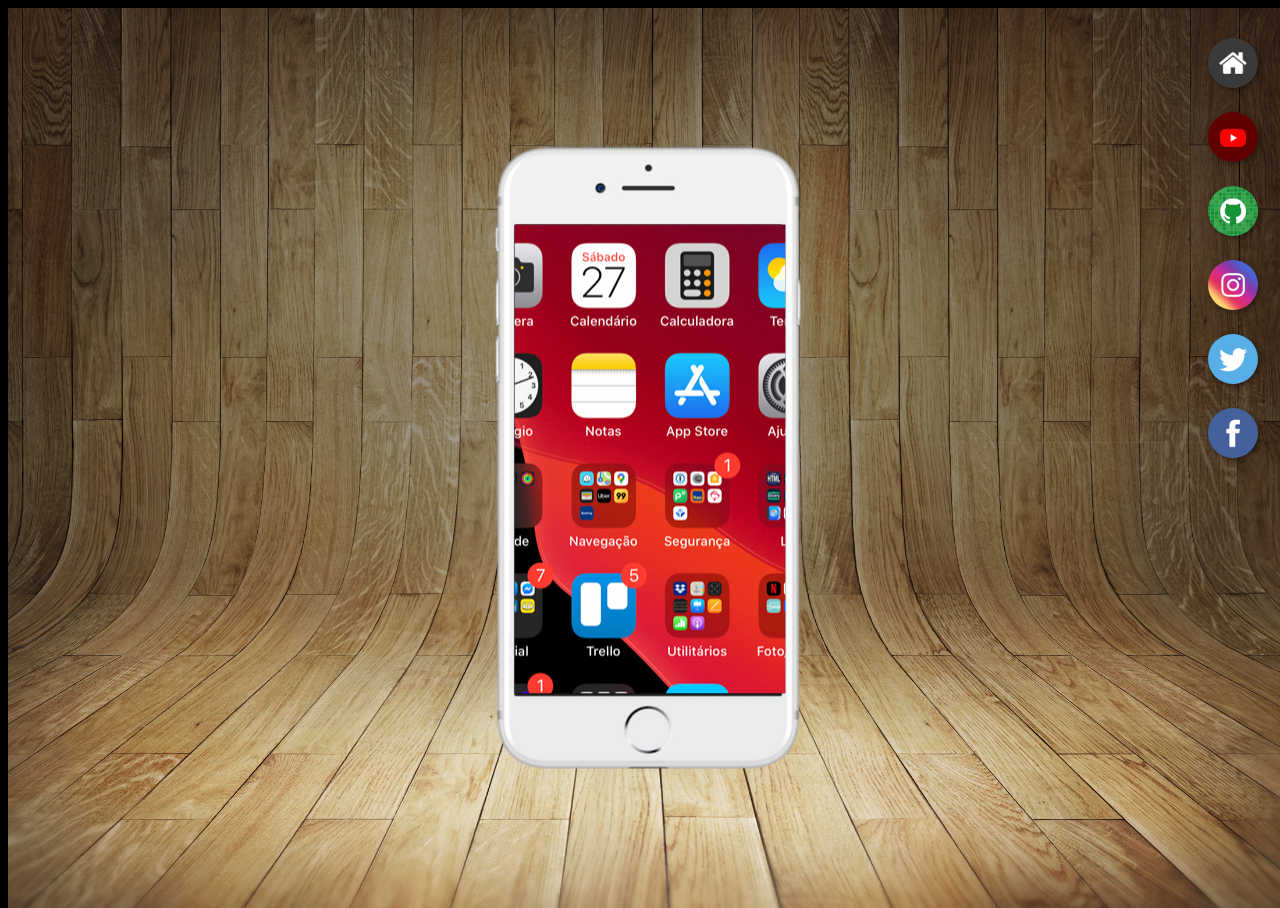
<file: projeto Redes sociais/index.html>
<!DOCTYPE html>
<html lang="pt-br">
<head>
    <meta charset="UTF-8">
    <meta name="viewport" content="width=device-width, initial-scale=1.0">
    <link rel="shortcut icon" href="favicon.ico" type="image/x-icon">
    <link rel="stylesheet" href="estilo/style.css">
    <title>Projeto Redes Sociais</title>
    
</head>
<body>
    <main>
        <section id="telefone">
            <iframe src="../home.html" name="tela" id="tela" frameborder="0"></iframe>
            
        </section>

        <section id="redes-sociais">
            <a href="../home.html" target="tela"><img src="imagens/logo-home.jpg" alt="Home"></a><br>
            <a href="../youtube.html" target="tela"><img src="imagens/logo-youtube.jpg" alt="Youtube"></a><br>
            <a href="../github.html" target="tela"><img src="imagens/logo-github.jpg" alt="GitHub"></a><br>
            <a href="../instagram.html" target="tela"><img src="imagens/logo-instagram.jpg" alt="Instagram"></a><br>
            <a href="../twiter.html" target="tela"><img src="imagens/logo-twitter.jpg" alt="twiter"></a><br>
            <a href="../facebook.html" target="tela"><img src="imagens/logo-facebook.jpg" alt="facebook"></a>

        </section>
    </main>
    
</body>
</html>
</file>
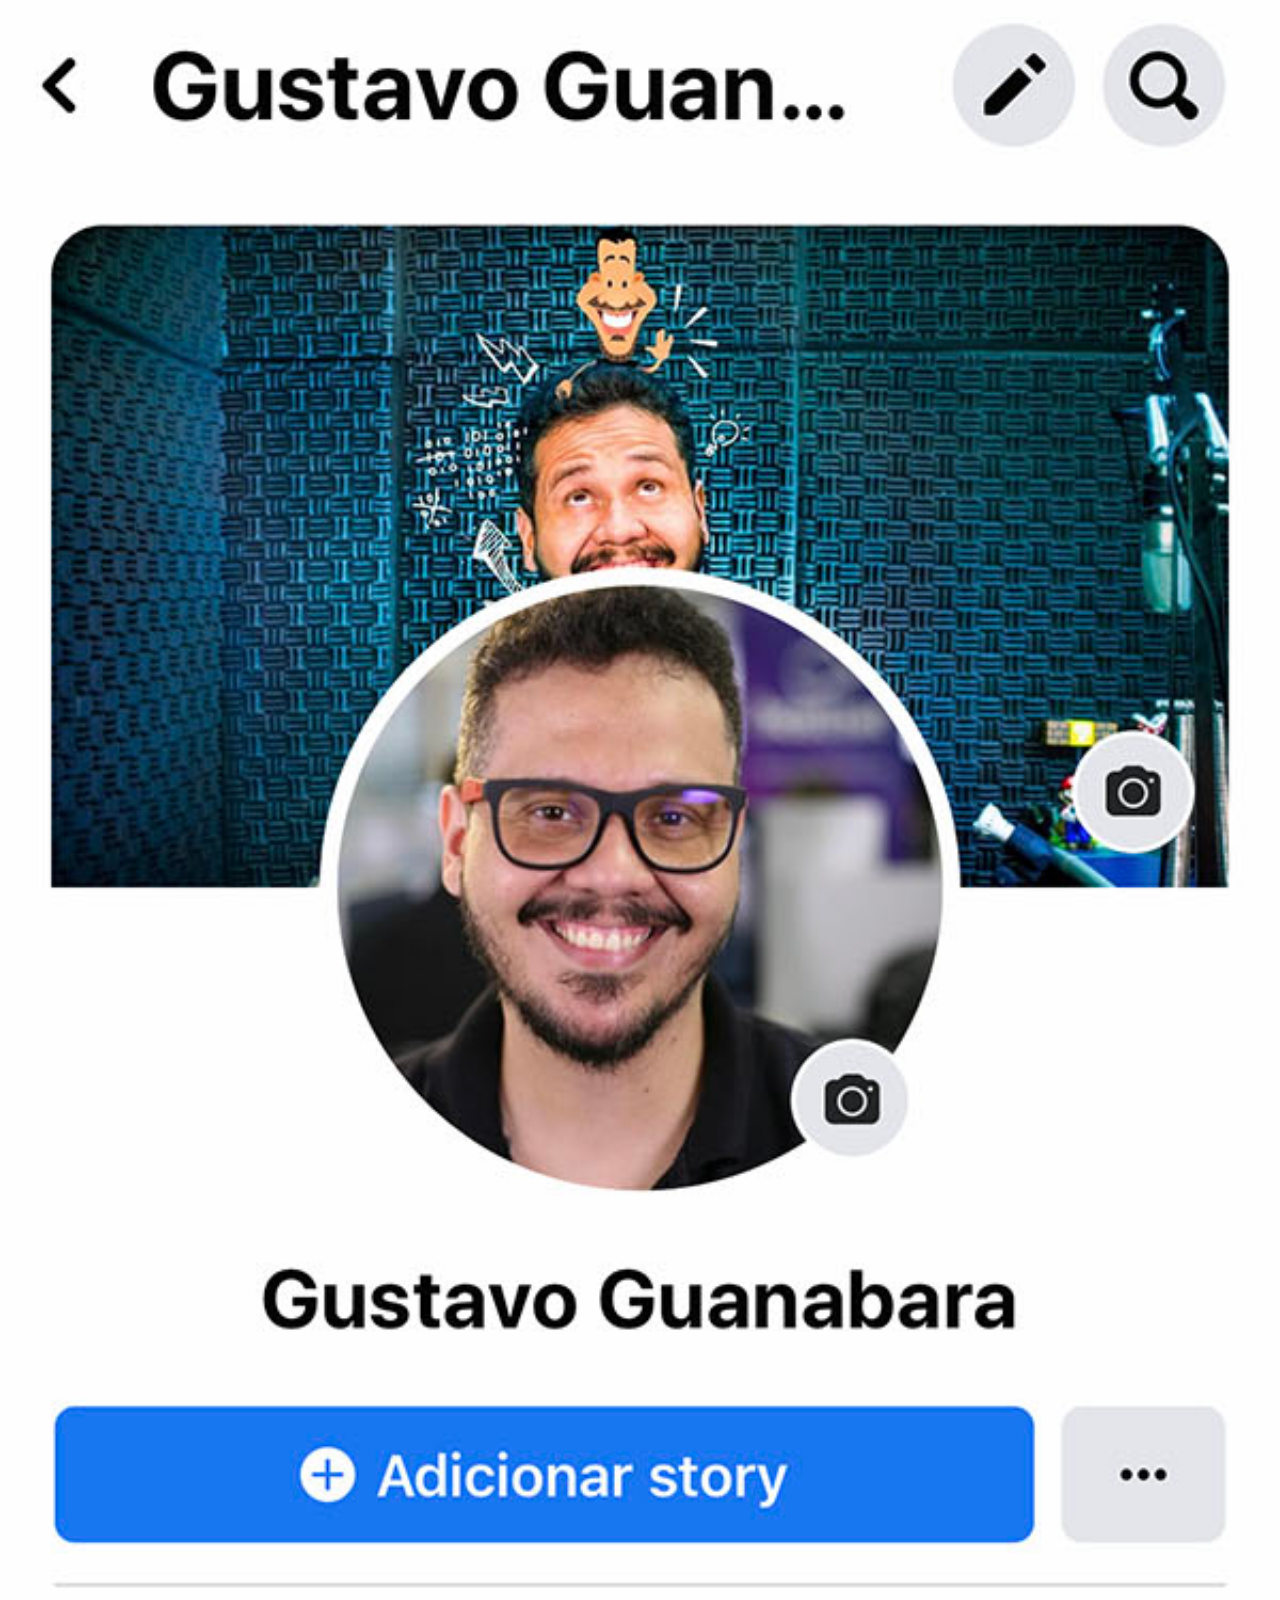
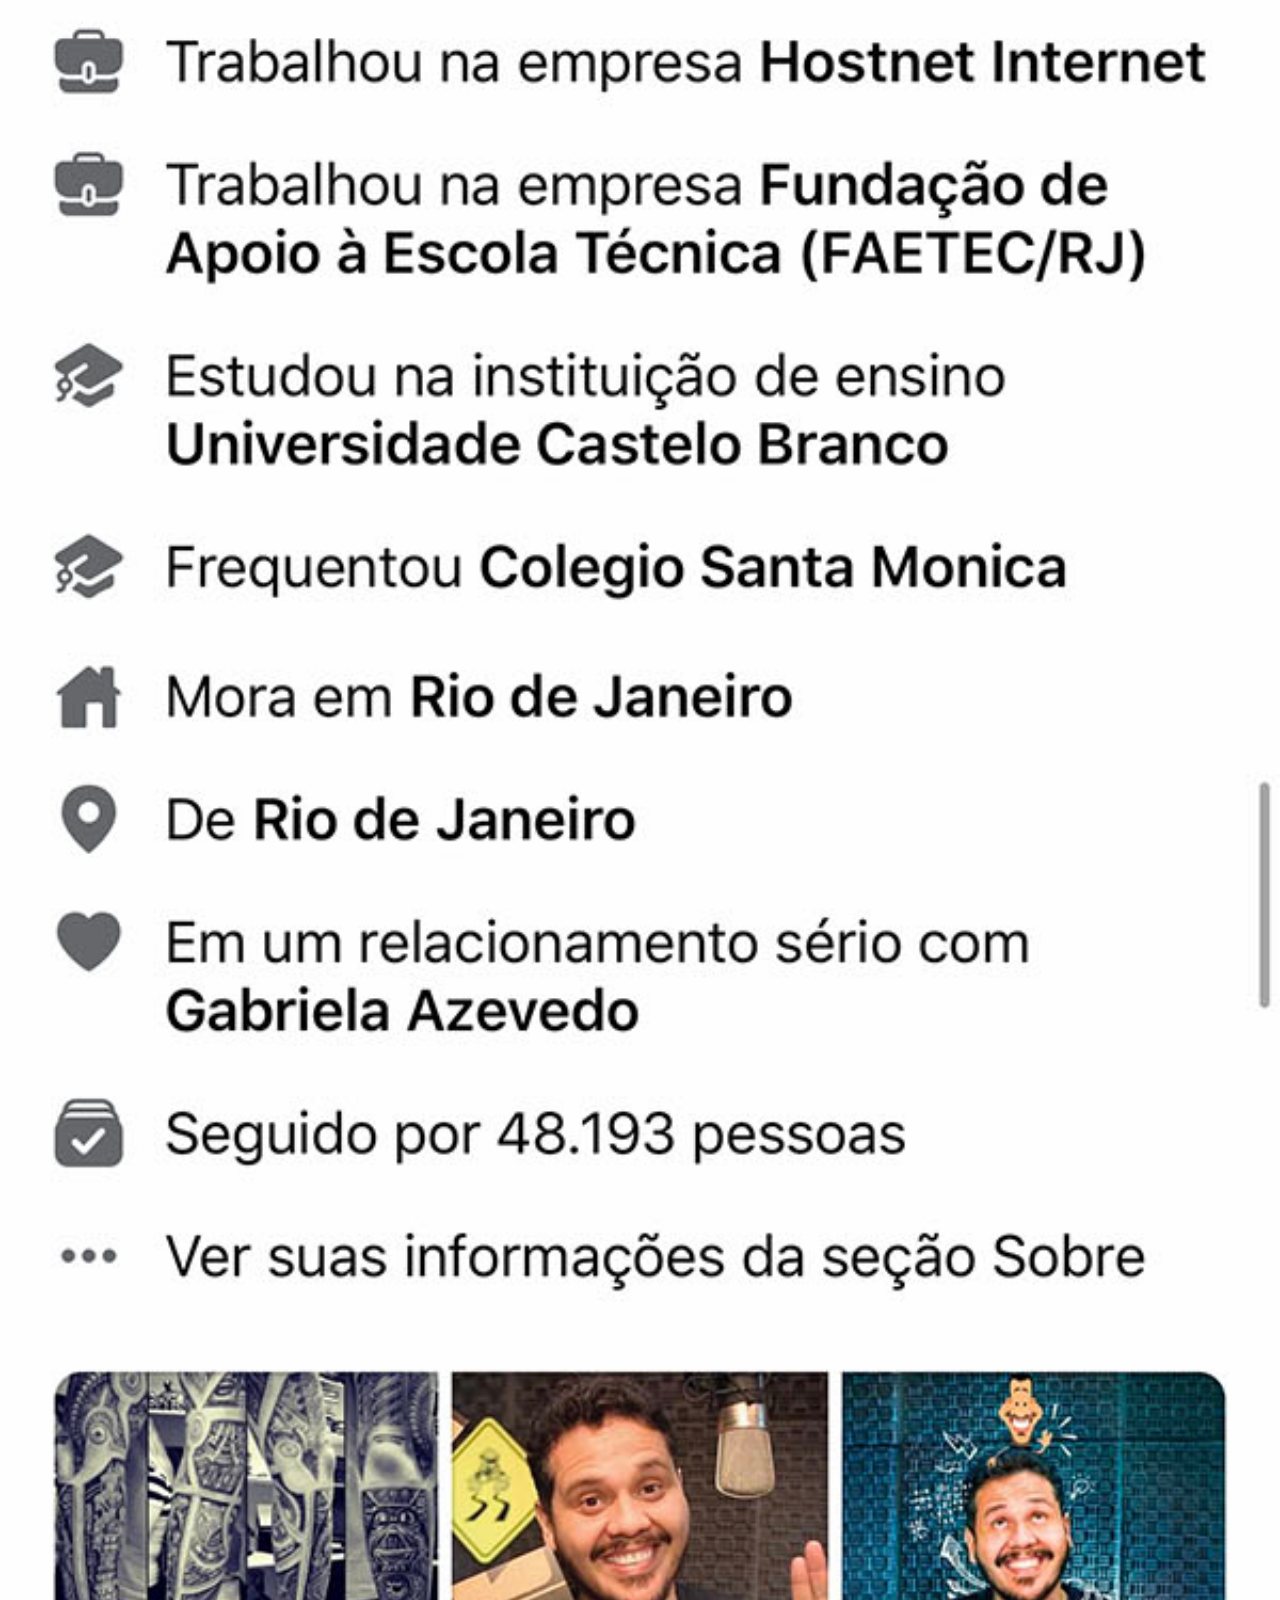
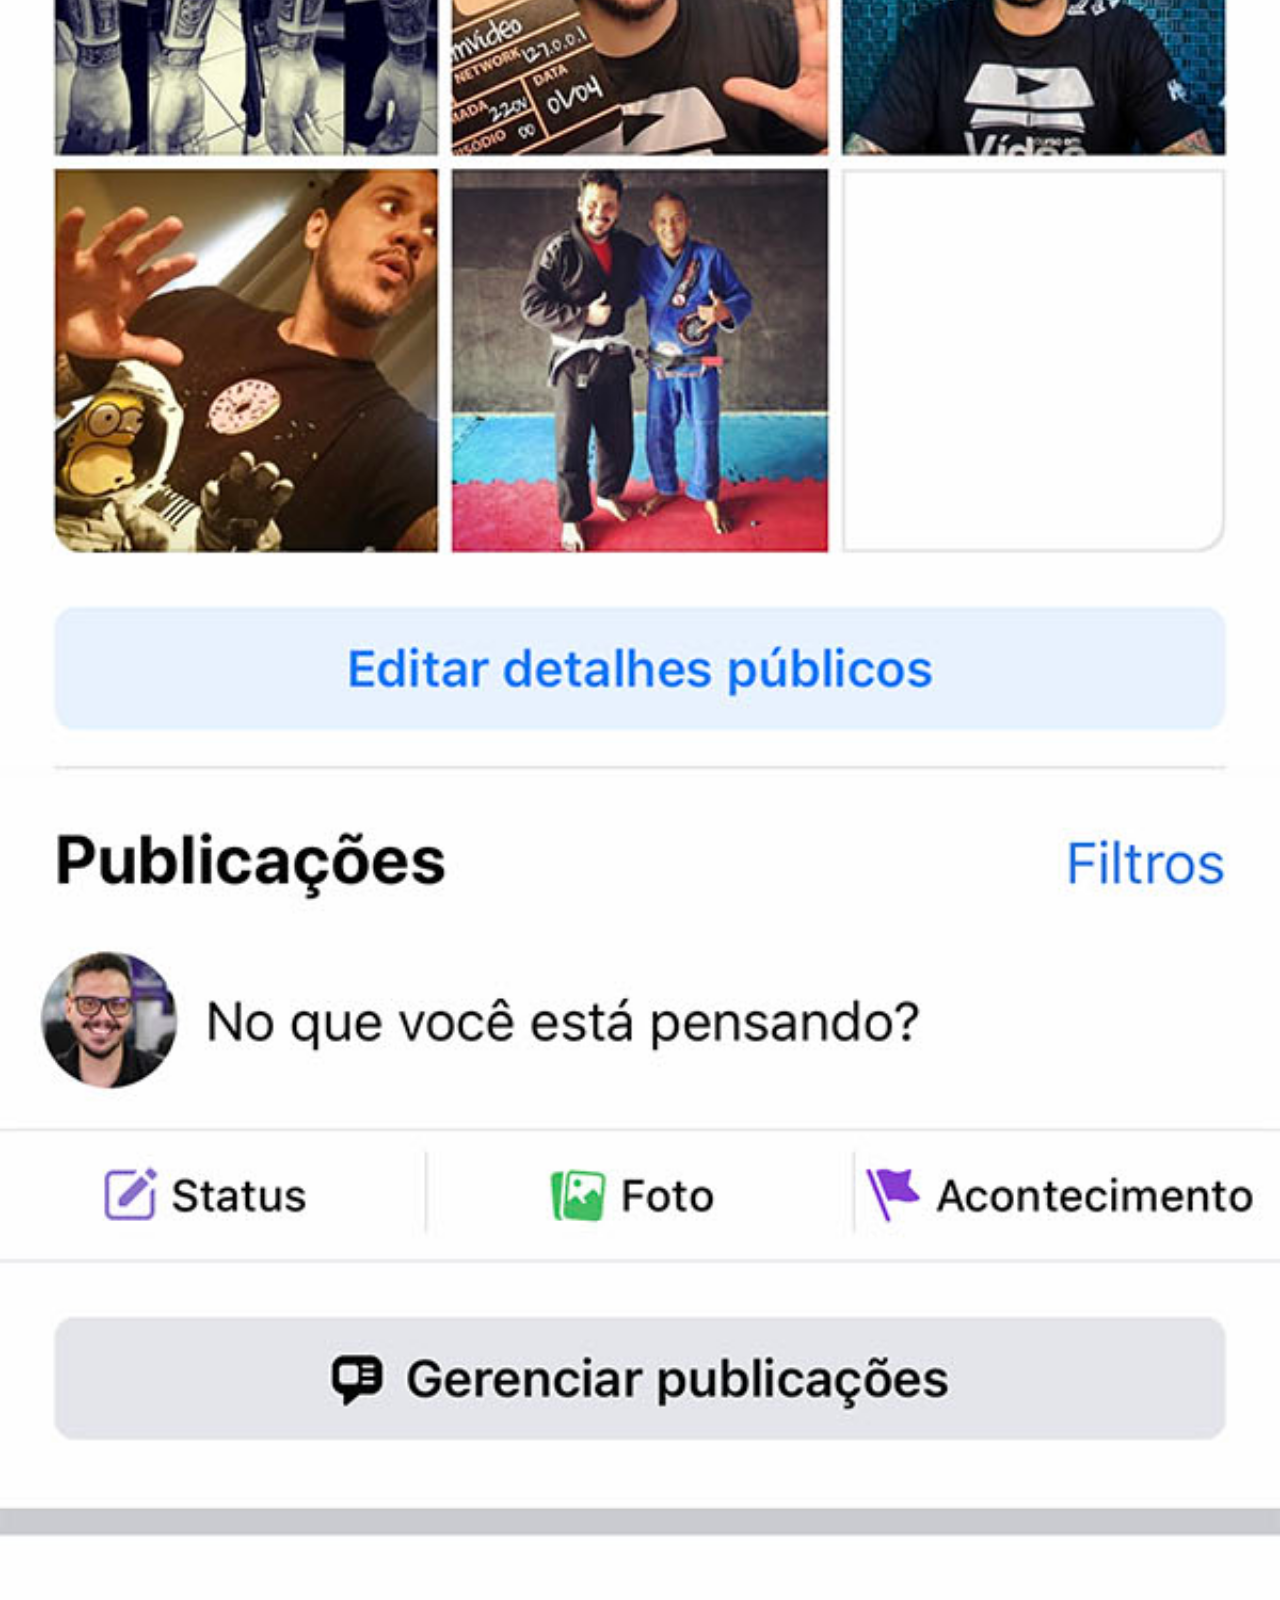
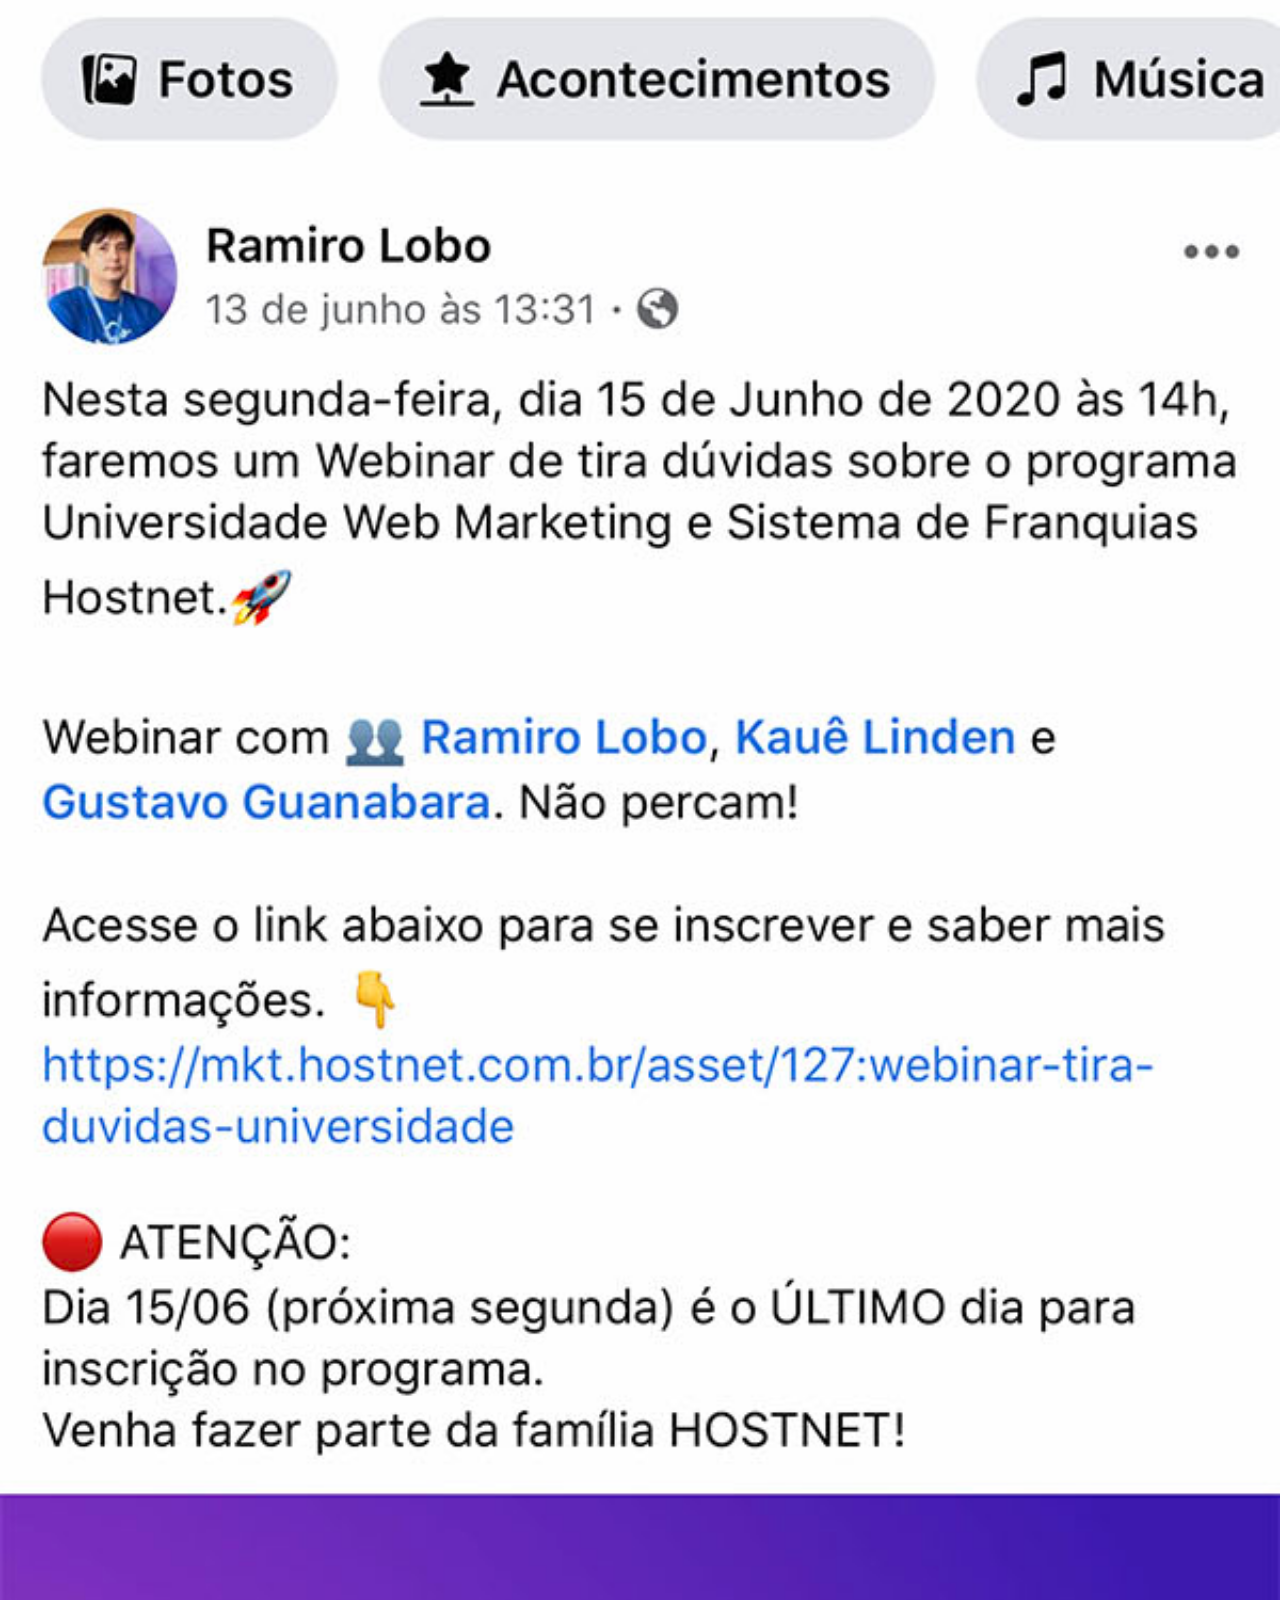
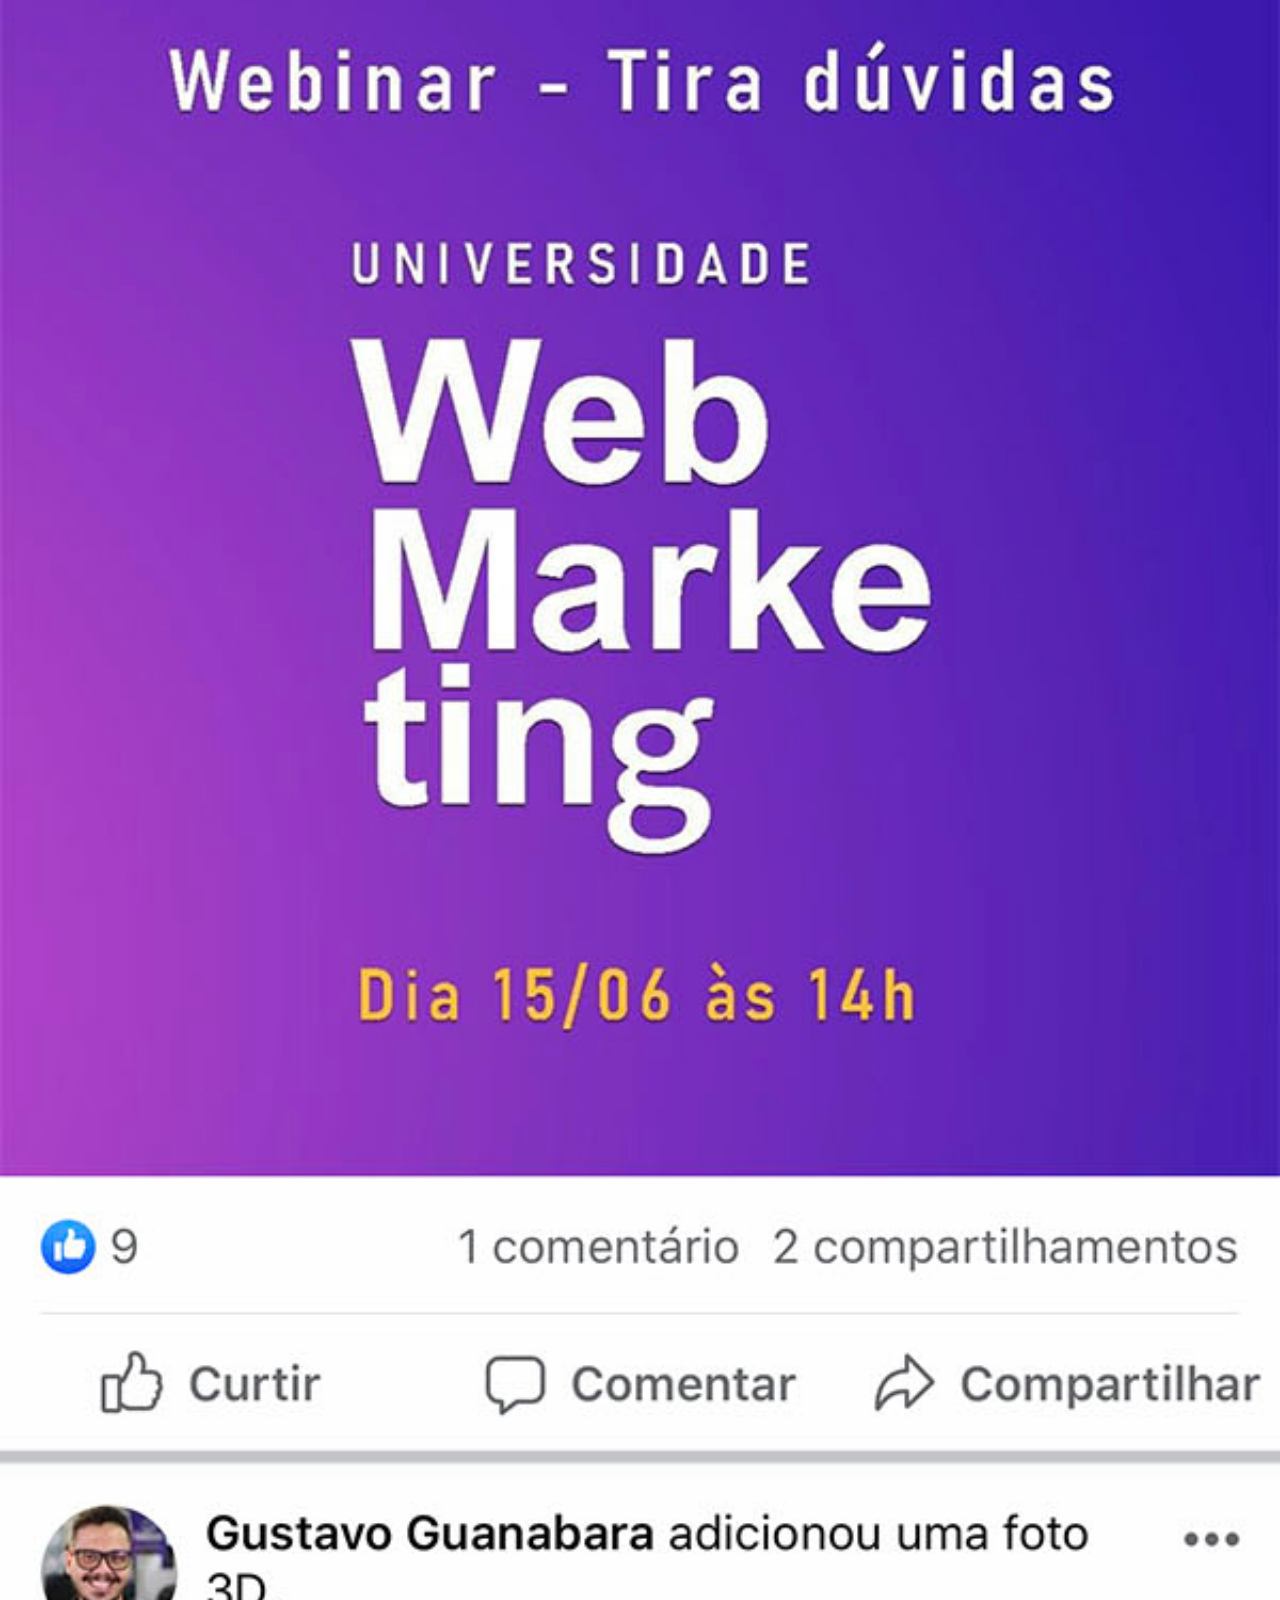
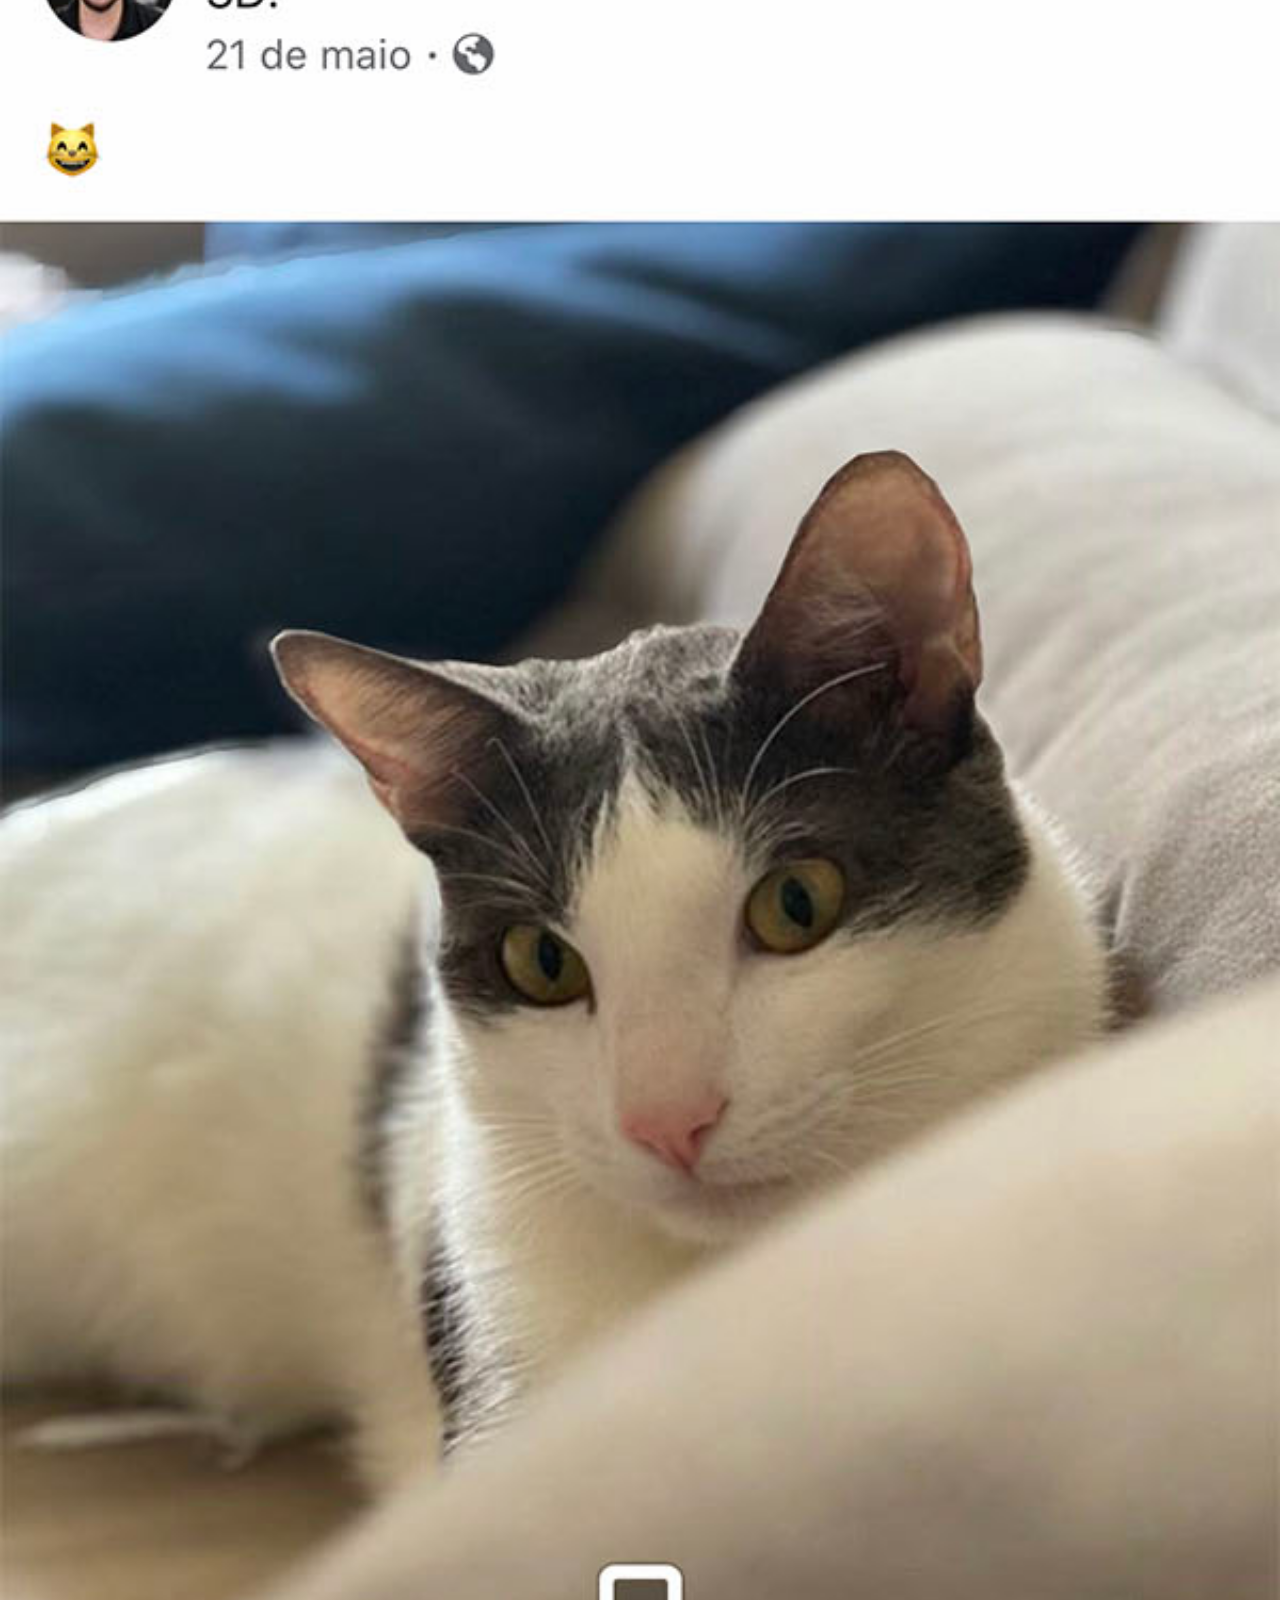
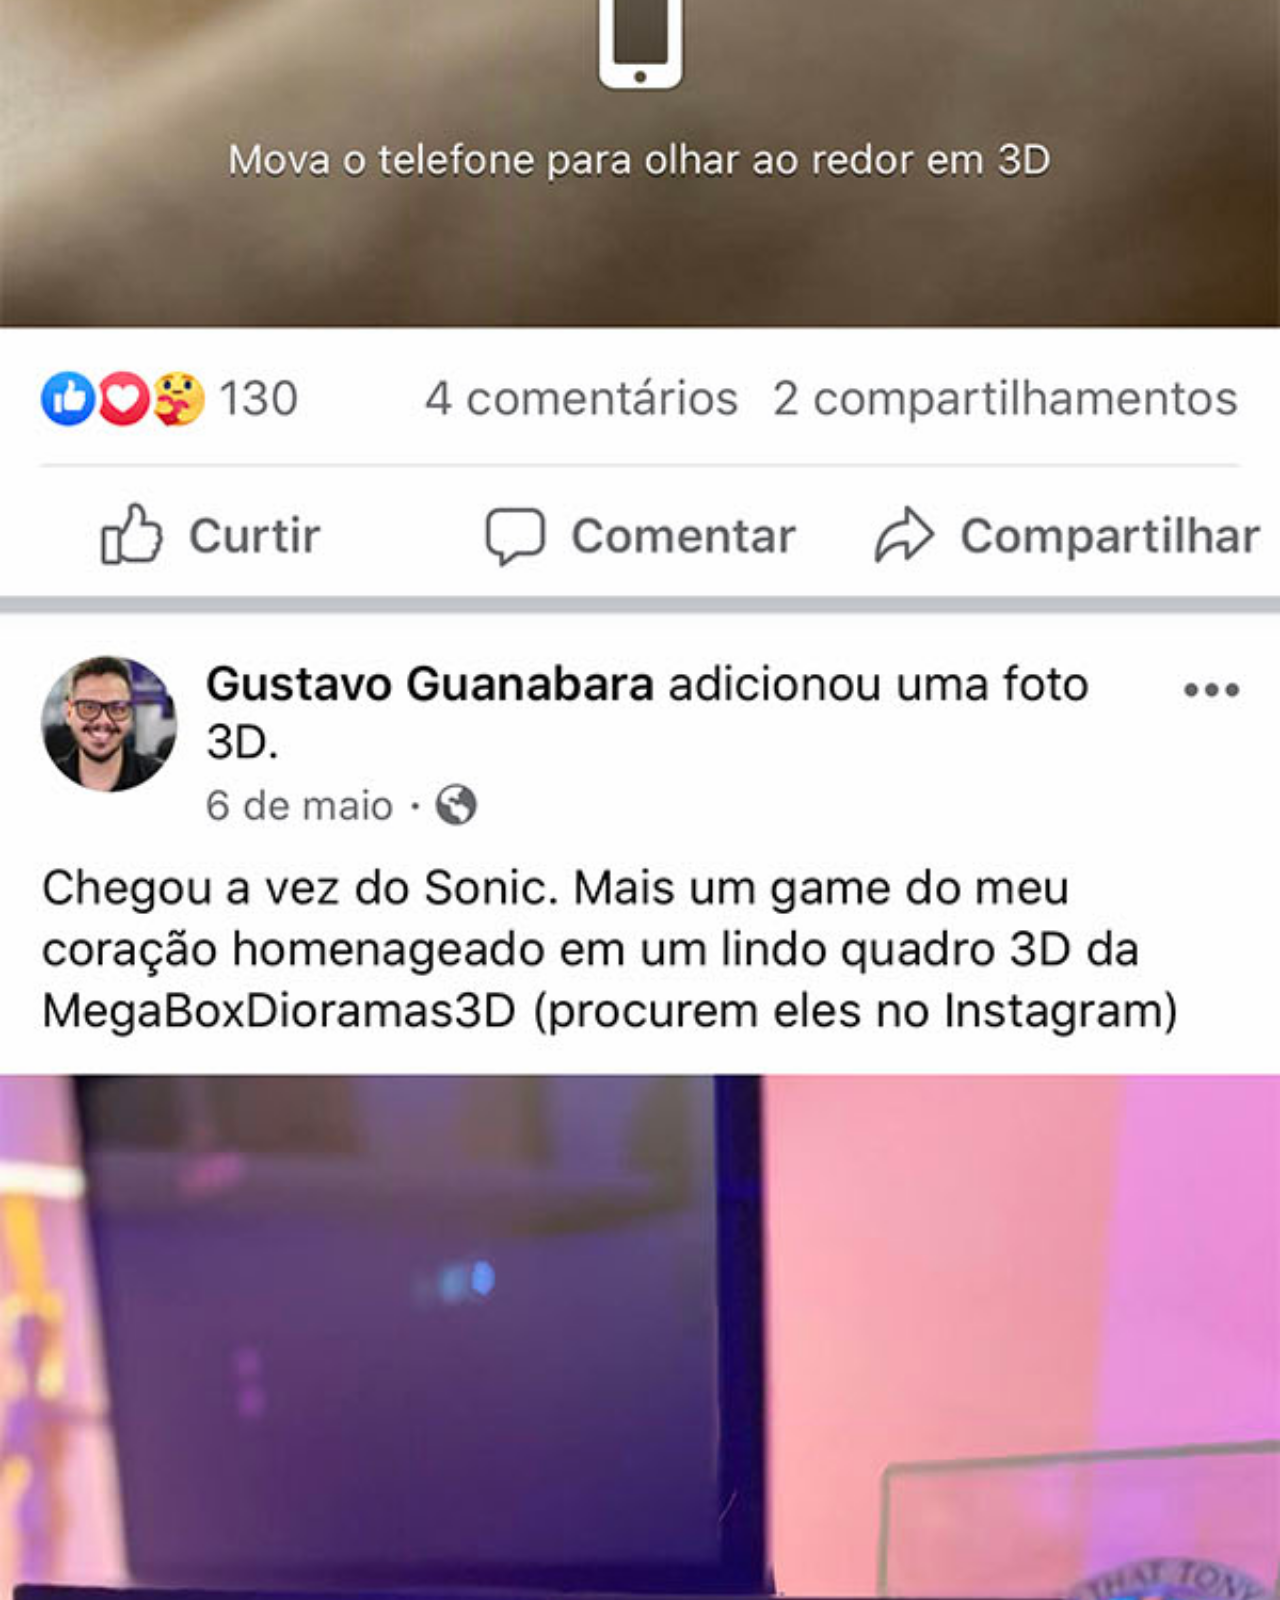
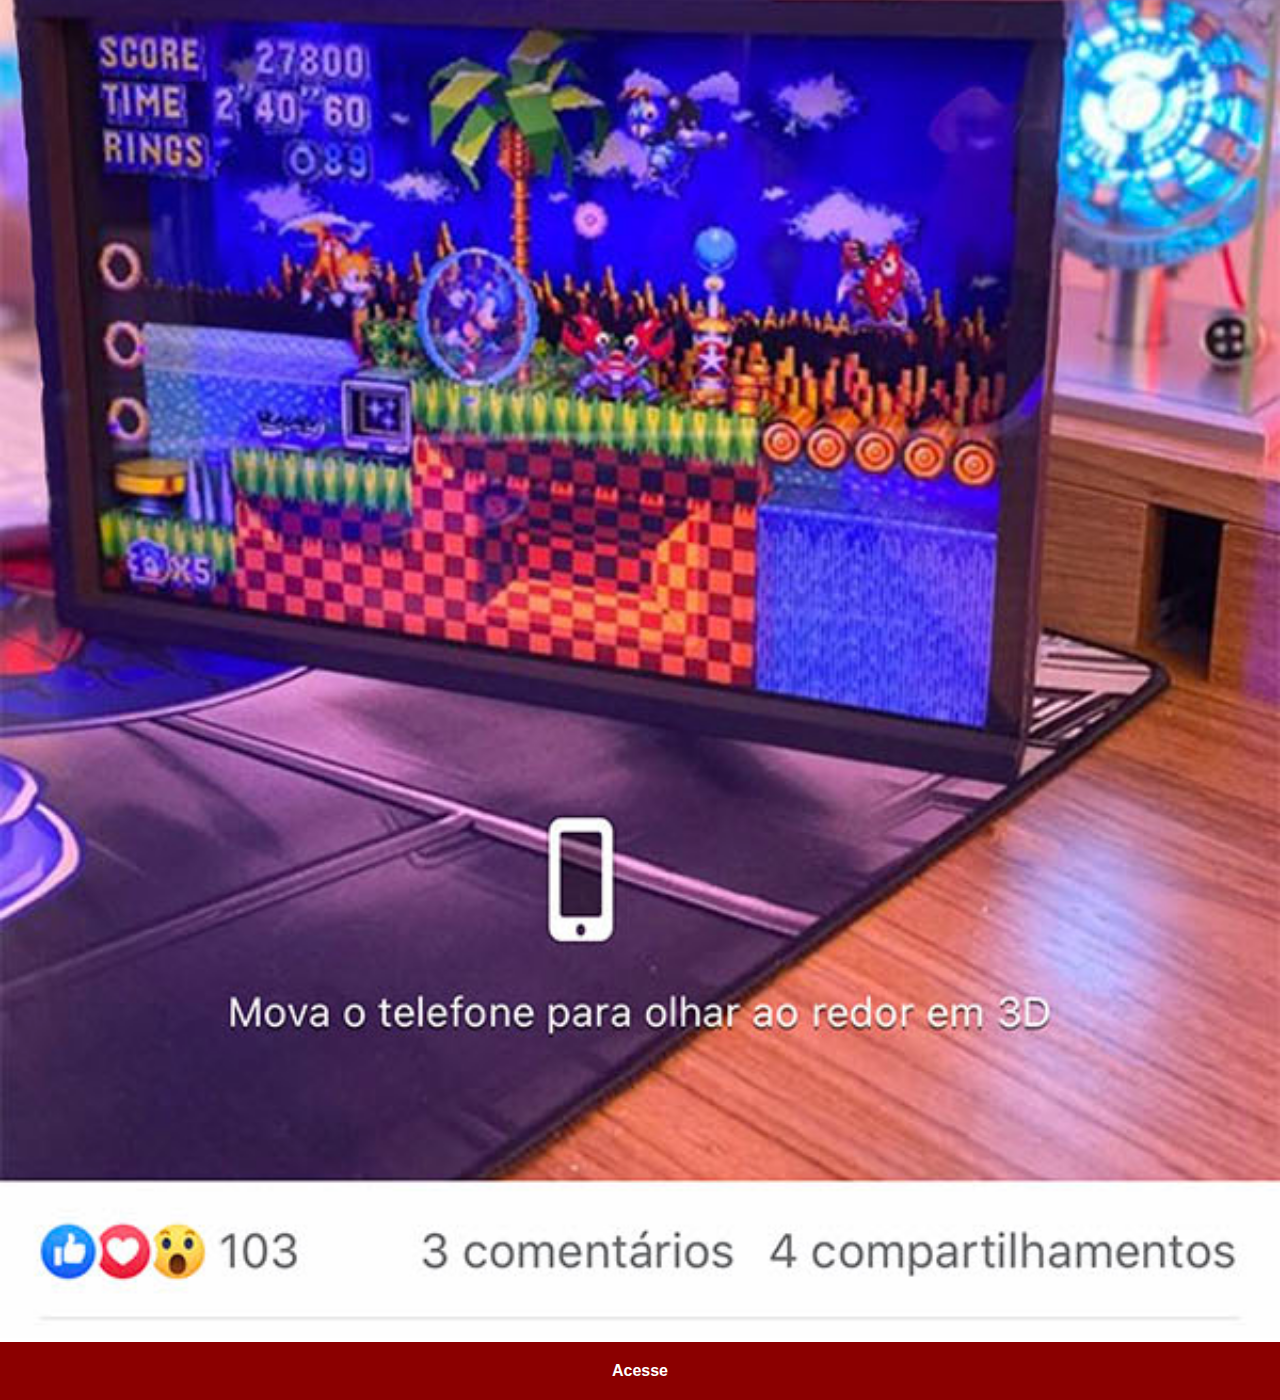
<file: facebook.html>
<!DOCTYPE html>
<html lang="pt-br">
<head>
    <meta charset="UTF-8">
    <meta name="viewport" content="width=device-width, initial-scale=1.0">
    <title>Facebook</title>
    <link rel="stylesheet" href="social.css">
</head>
<body>
    <img src="projeto Redes sociais/imagens/tela-facebook.jpg" alt="Facebook">
    <a href="https://www.facebook.com/gustavoguanabara/">Acesse</a>
    
</body>
</html>
</file>
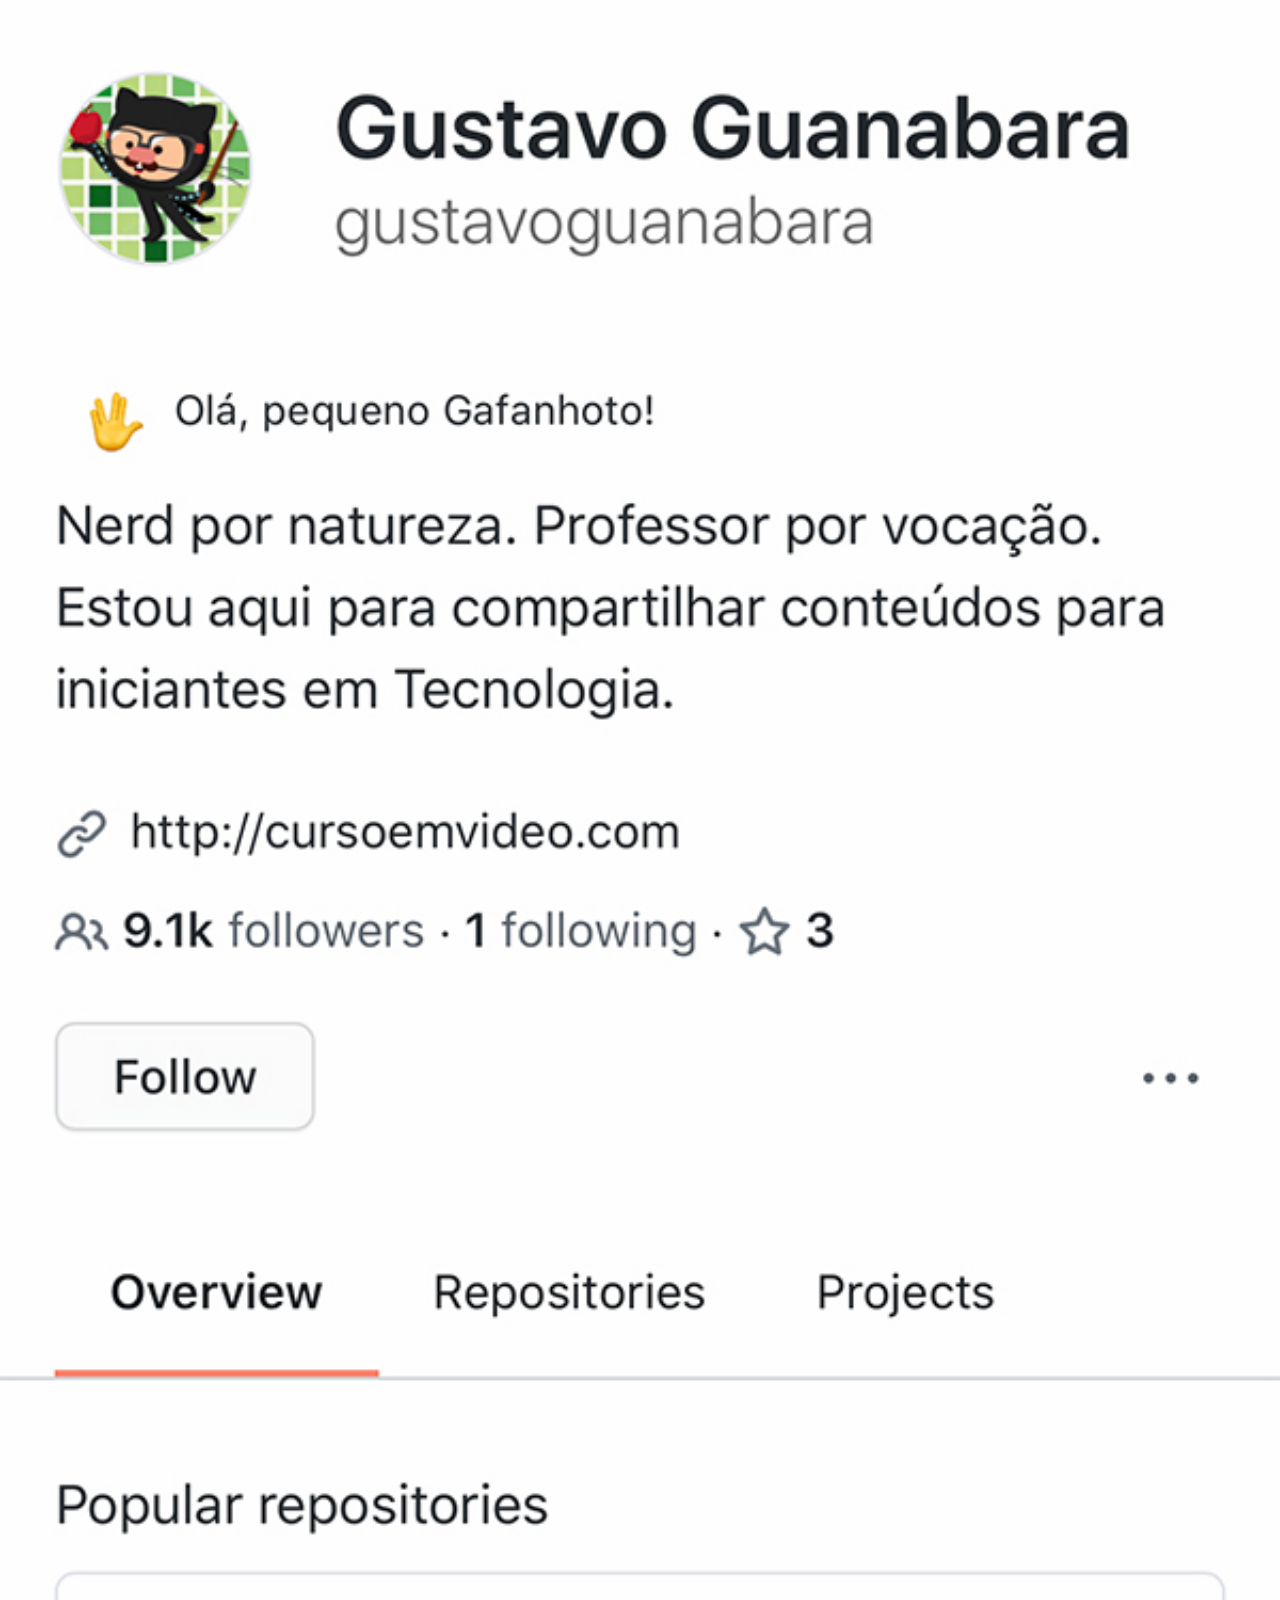
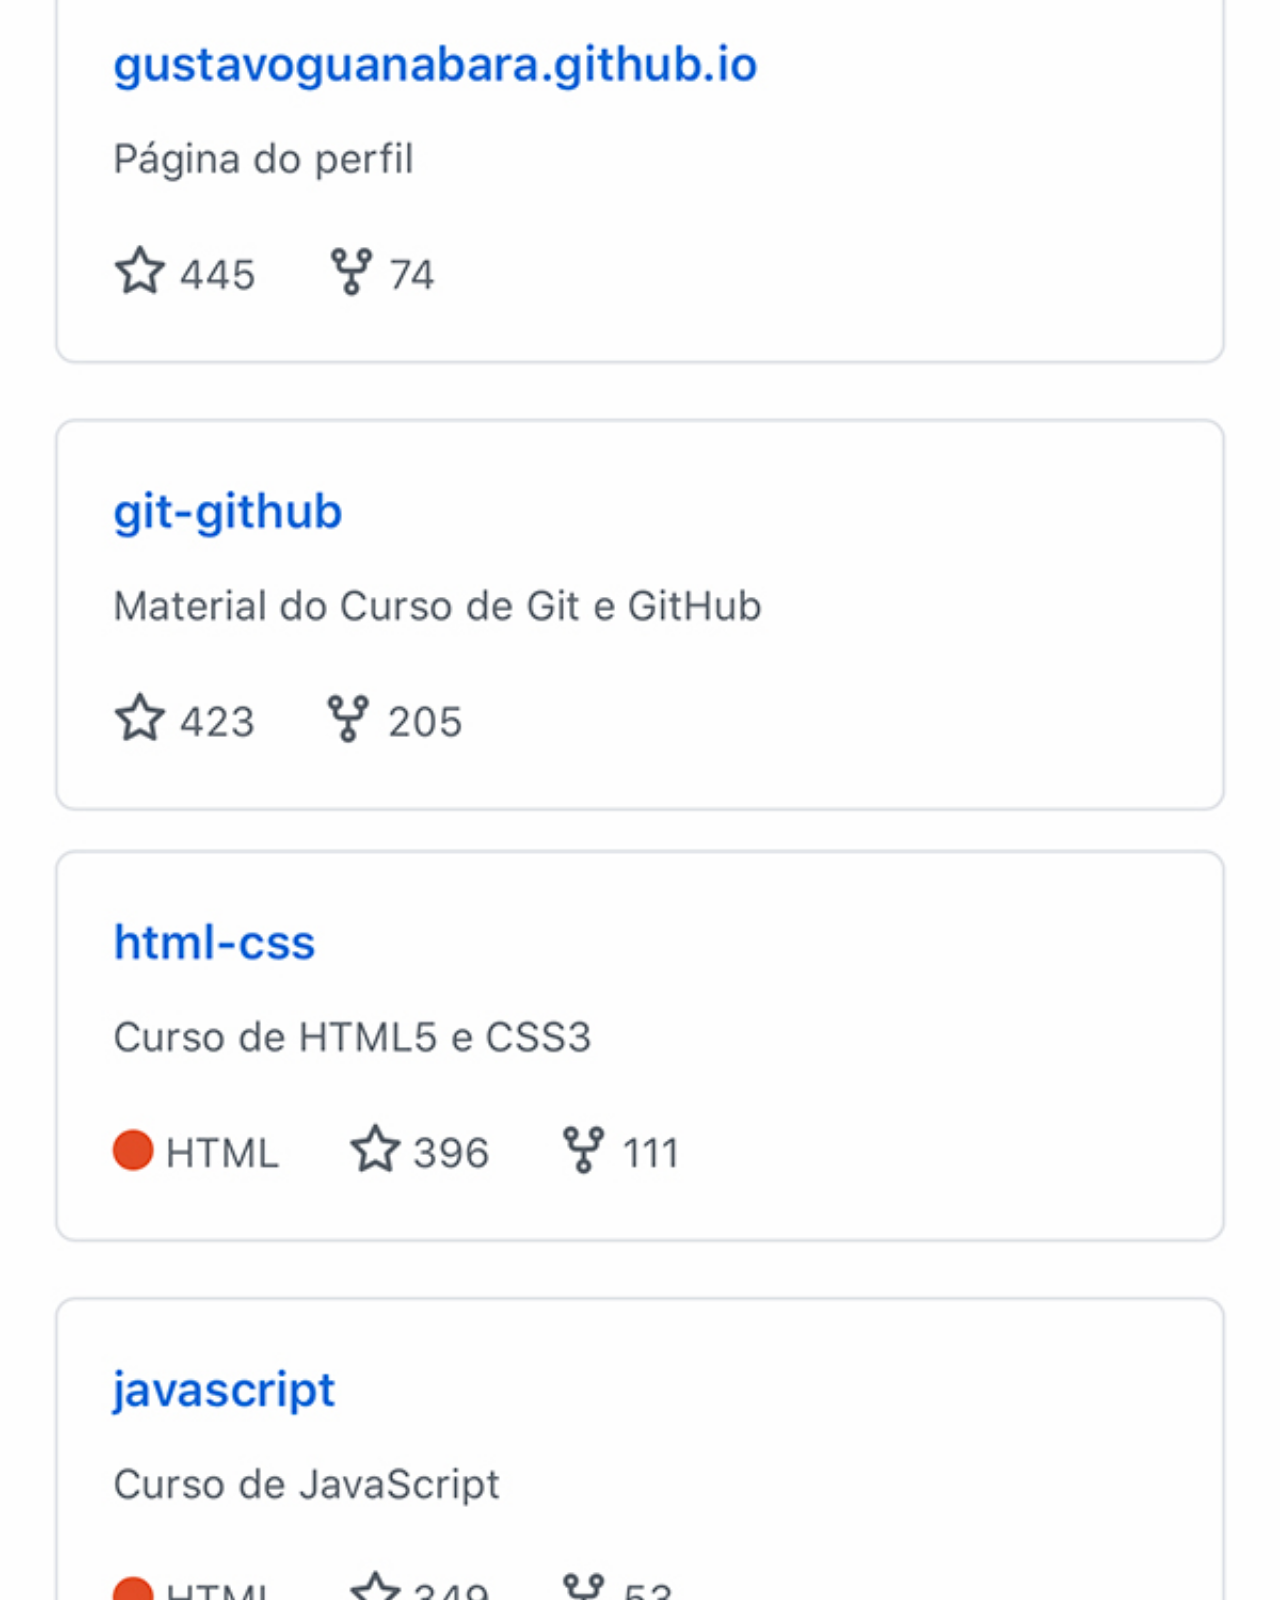
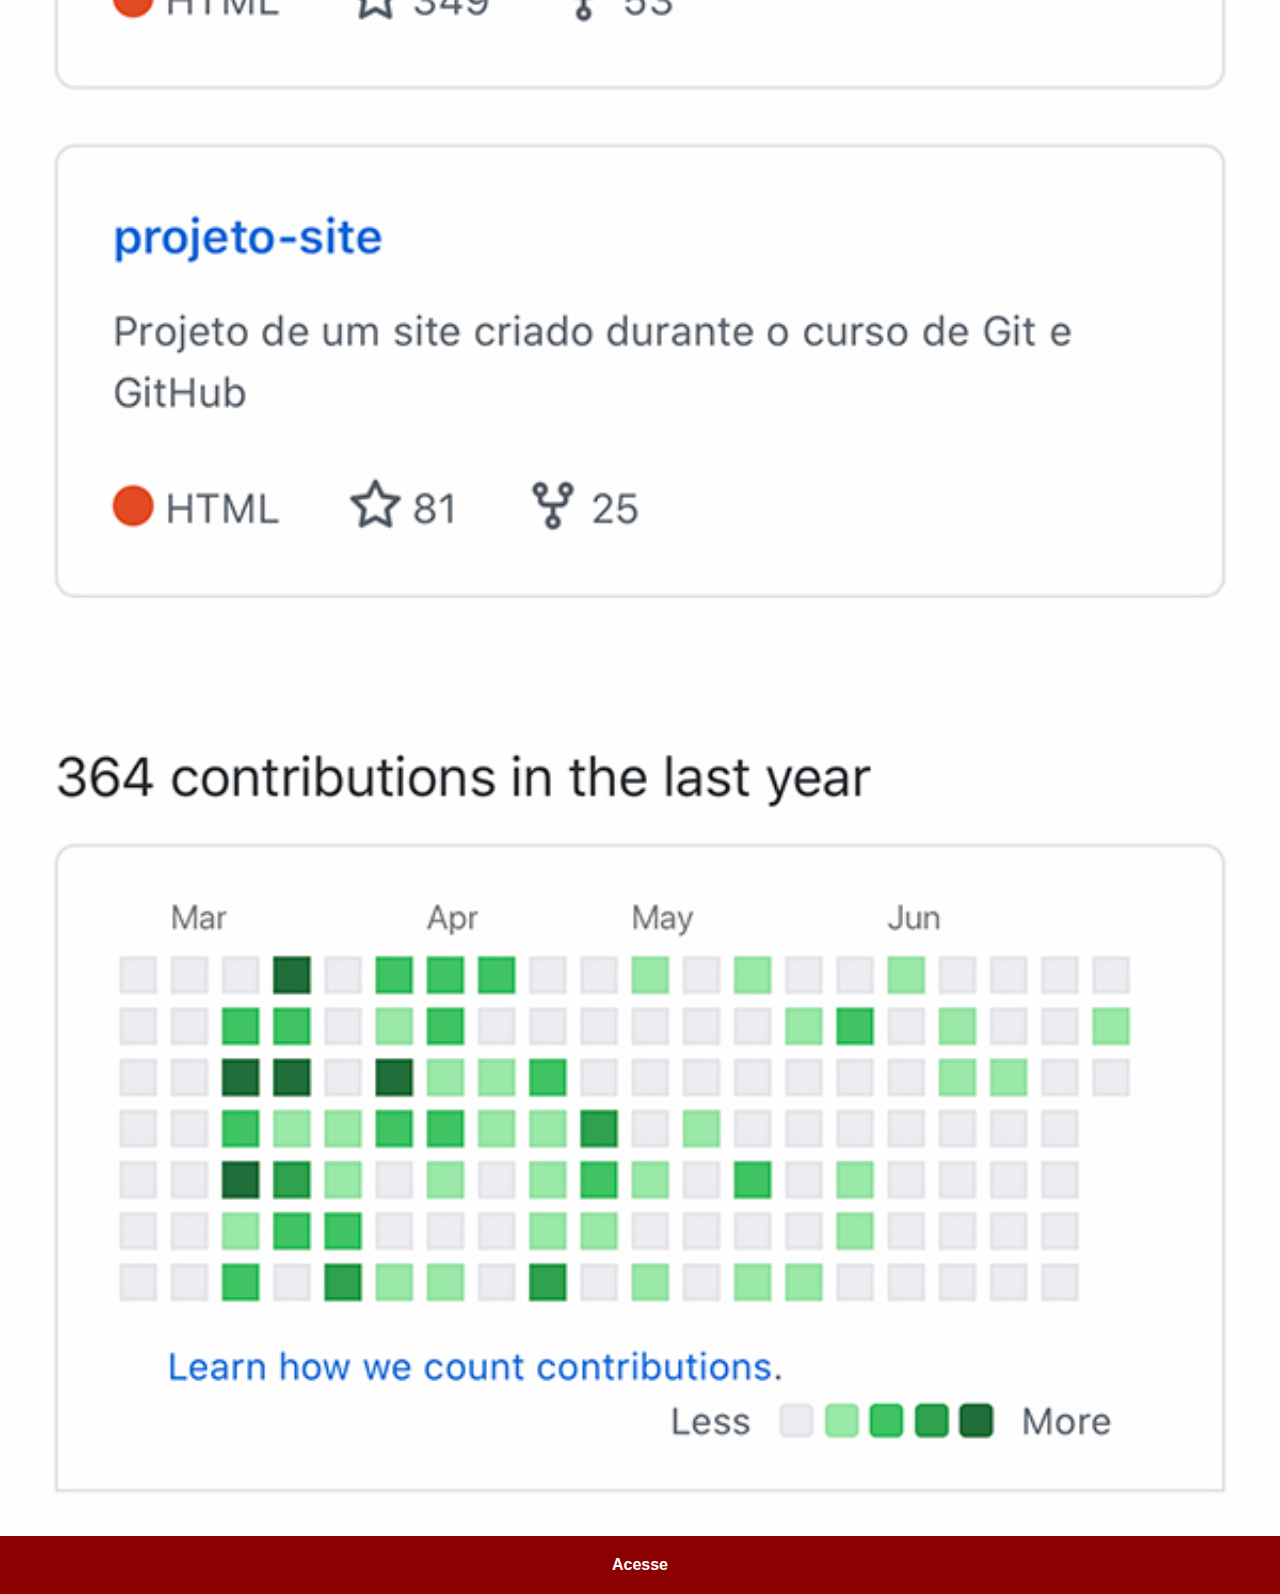
<file: github.html>
<!DOCTYPE html>
<html lang="pt-br">
<head>
    <meta charset="UTF-8">
    <meta name="viewport" content="width=device-width, initial-scale=1.0">
    <title>GitHub</title>
    <link rel="stylesheet" href="social.css">
</head>
<body>
    <img src="projeto Redes sociais/imagens/tela-github.jpg" alt="GitHub">
    <a href="https://github.com/EDEDAMIANI" target="_blank">Acesse</a>
    
</body>
</html>
</file>
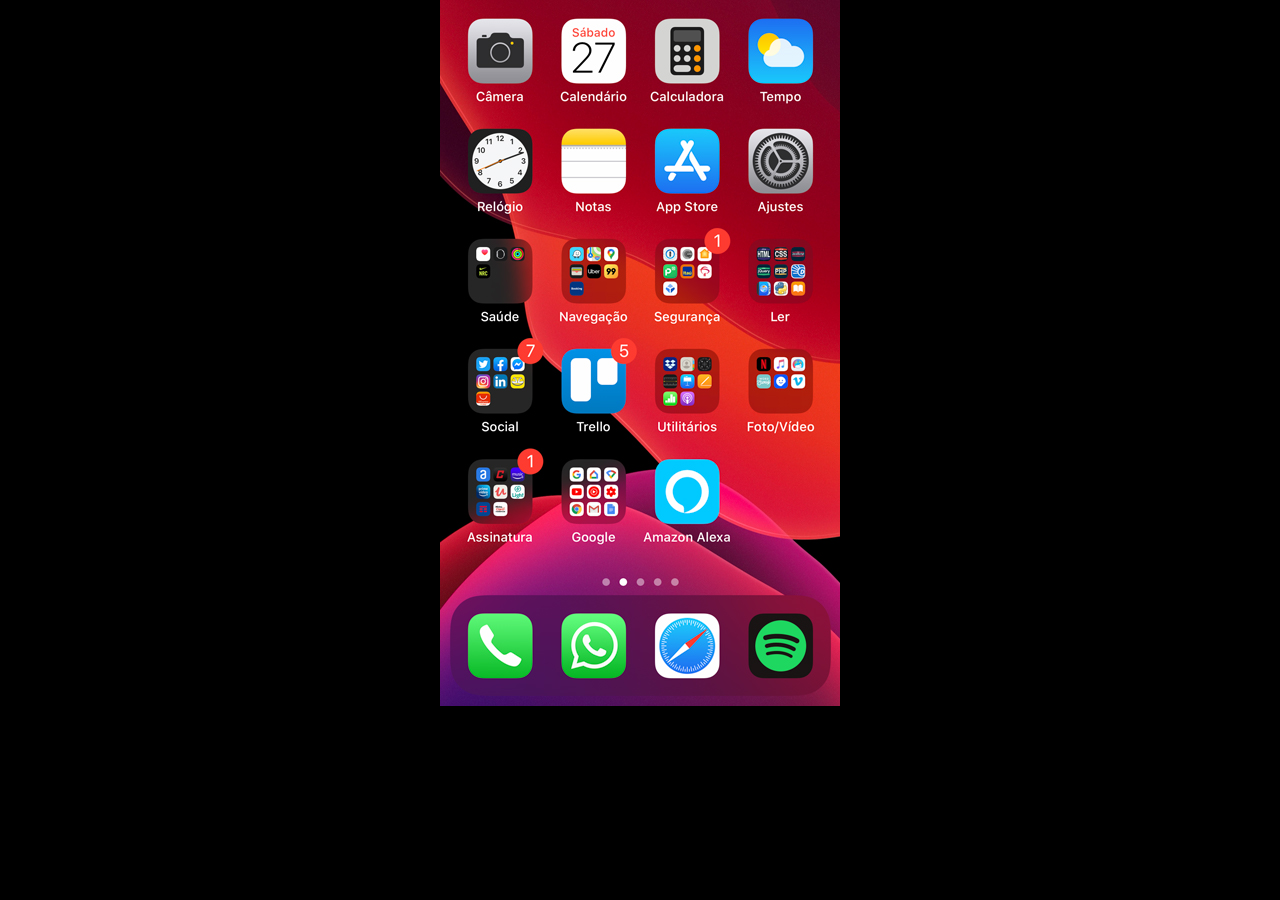
<file: home.html>
<!DOCTYPE html>
<html lang="pt-br">
<head>
    <meta charset="UTF-8">
    <meta name="viewport" content="width=device-width, initial-scale=1.0">
    <title>Home</title>
</head>
<style>
    * {
        margin: 0px;
        padding: 0px;
    }
    body {
        width: 100vw;
        height: 100vh;
        background:black url('projeto\ Redes\ sociais/imagens/tela-home.jpg') no-repeat top center;
        background: cover;

    }
</style>
<body>
    
</body>
</html>
</file>
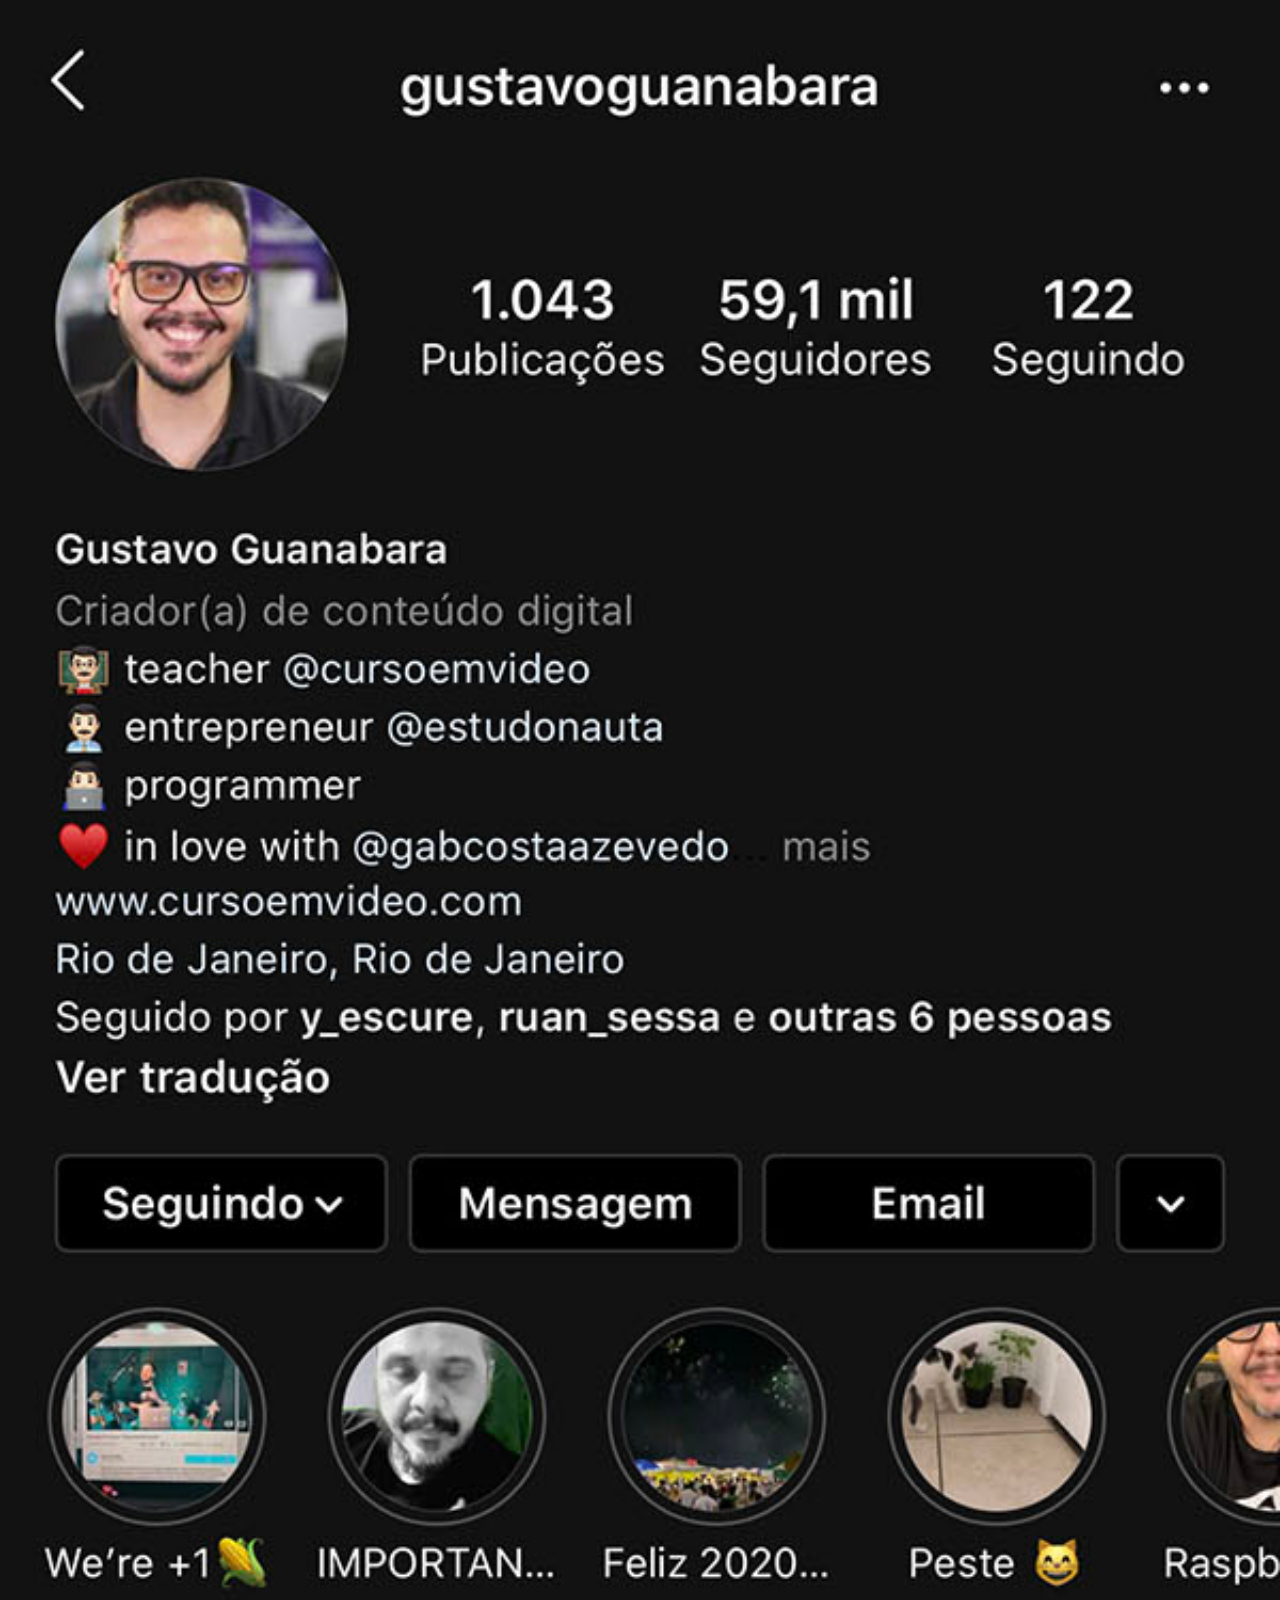
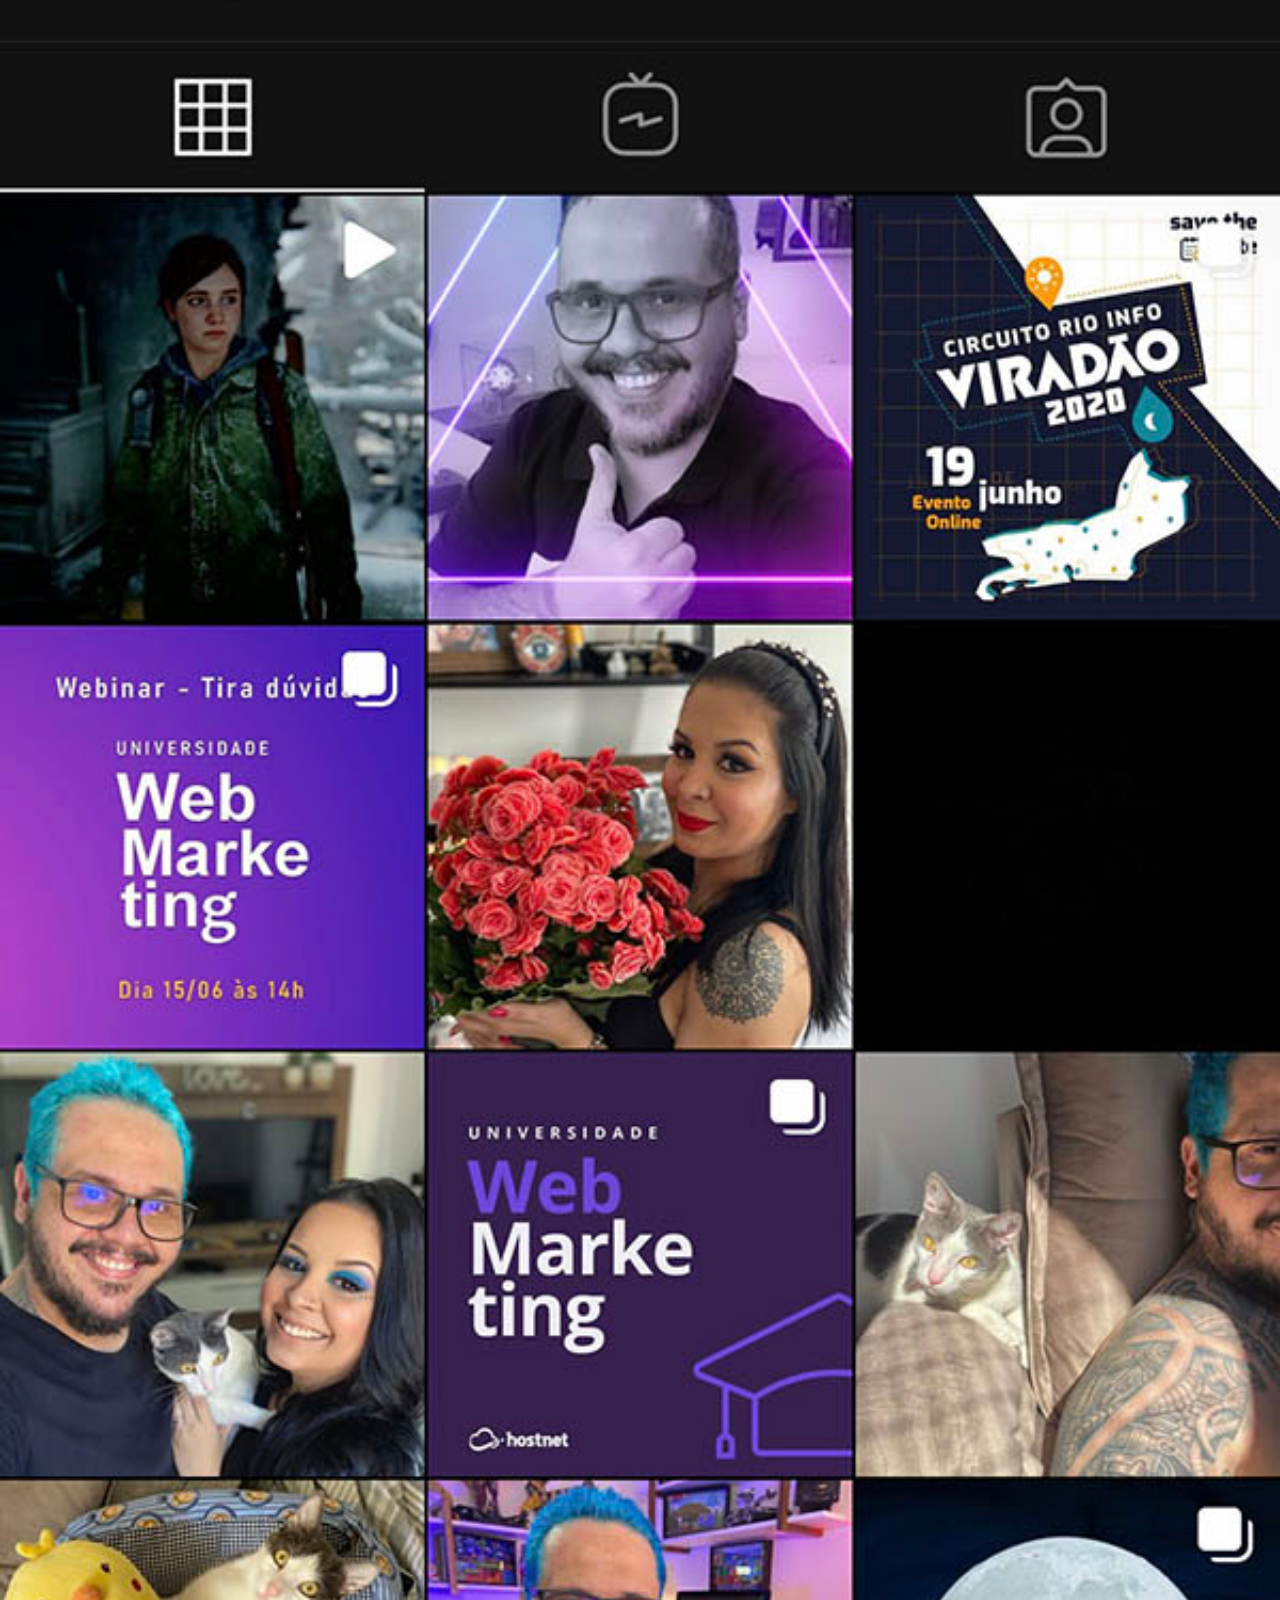
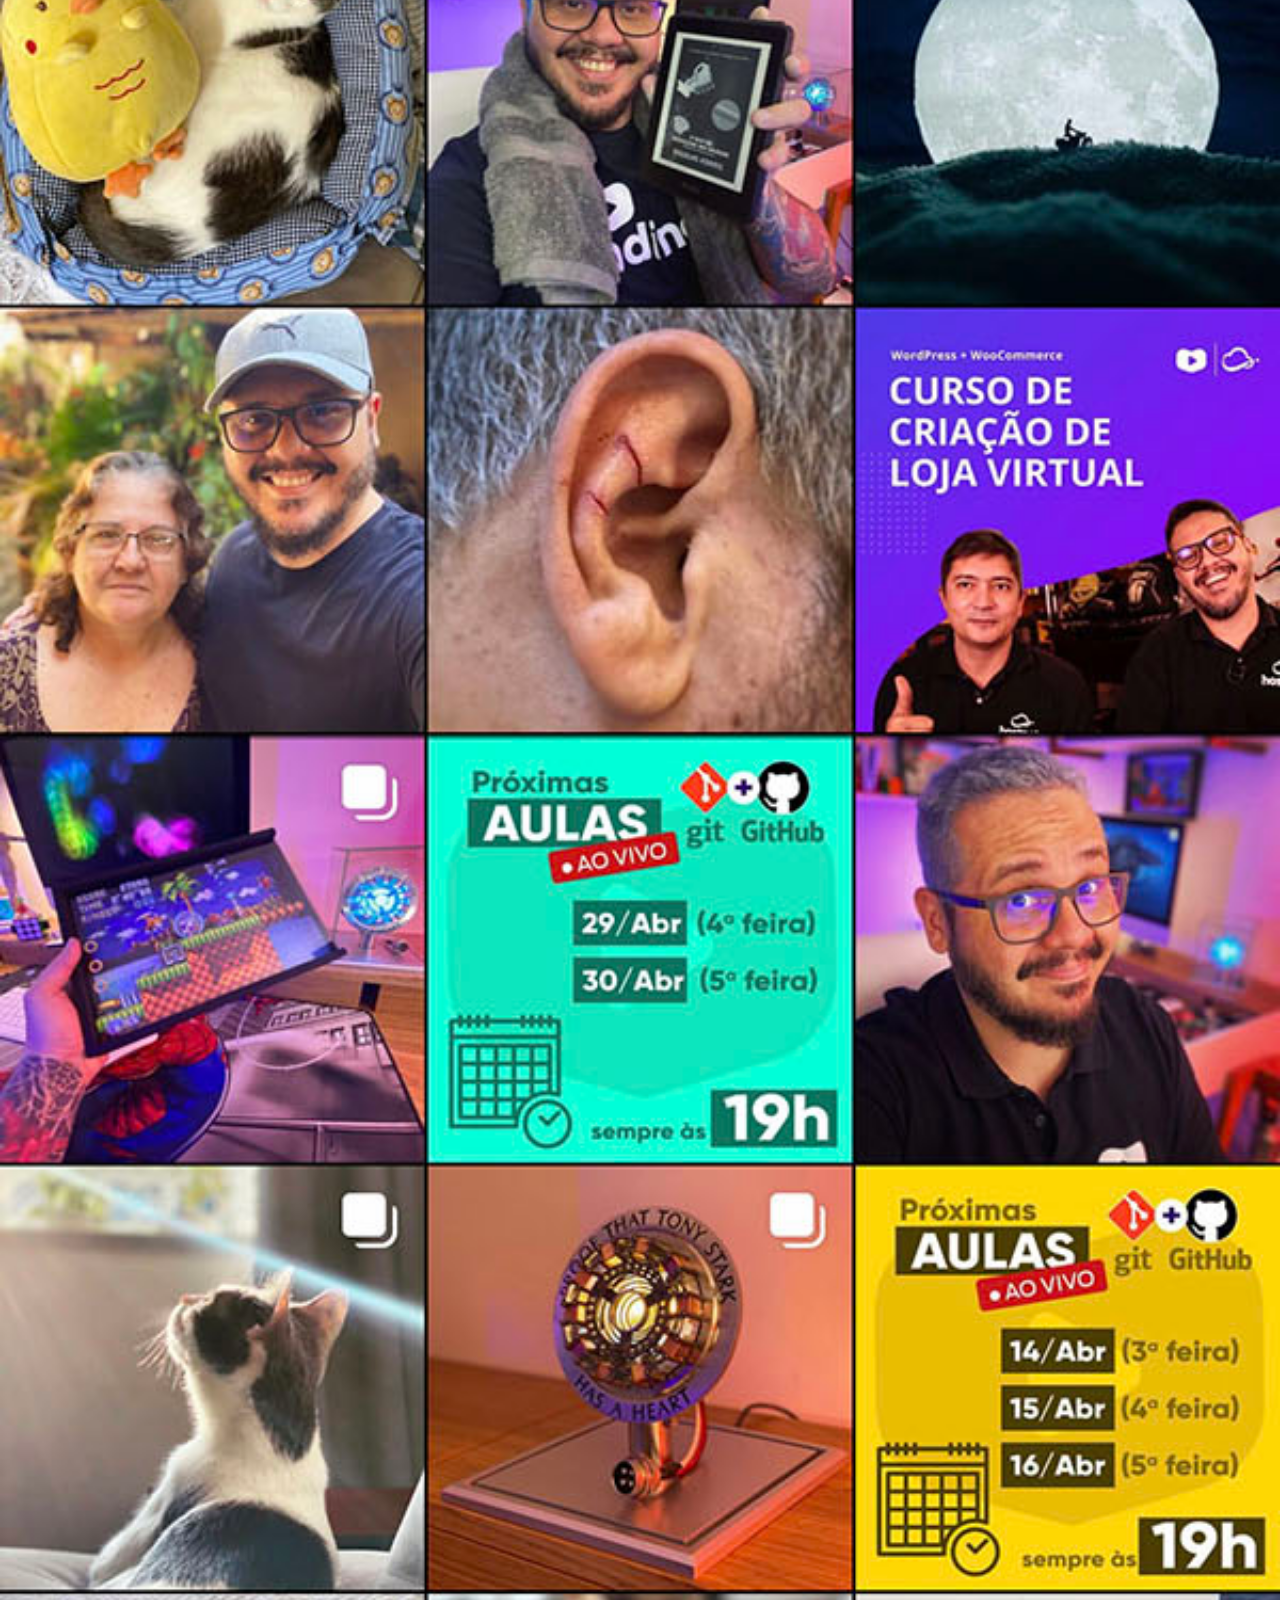
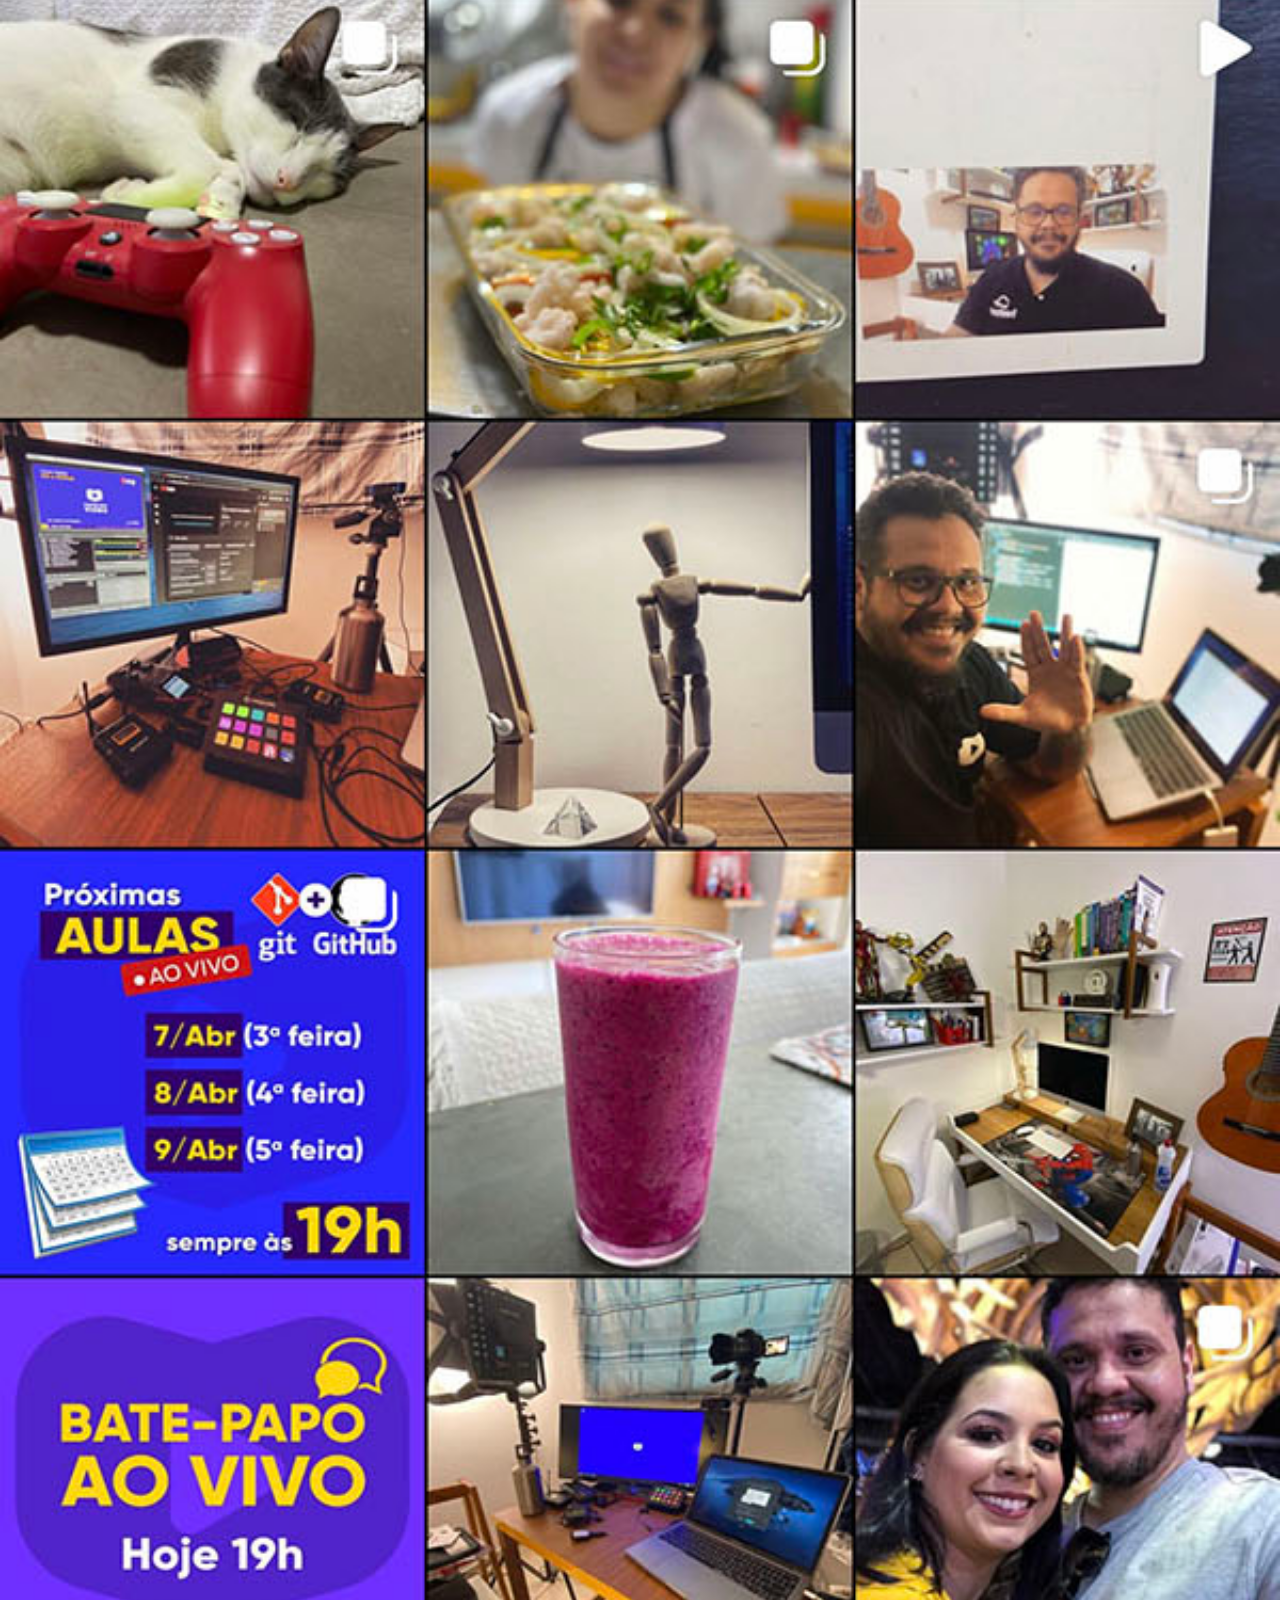
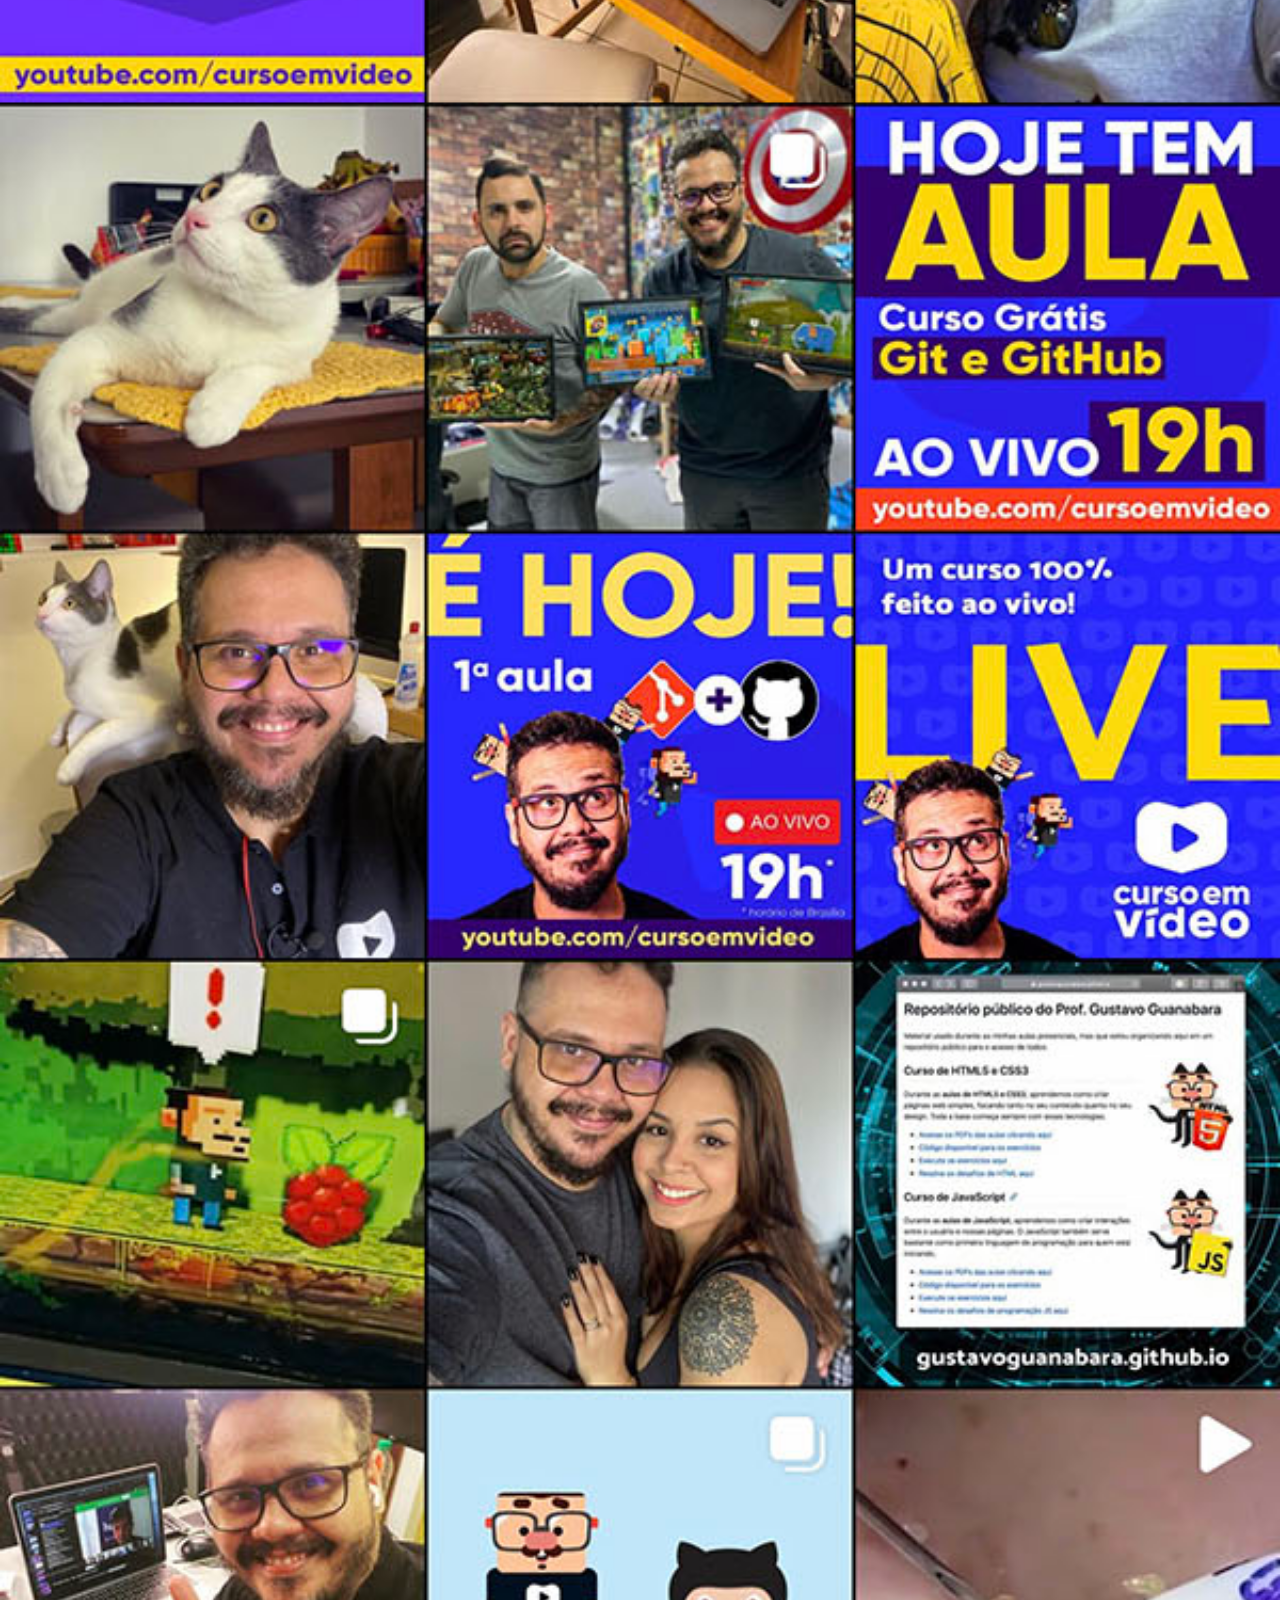
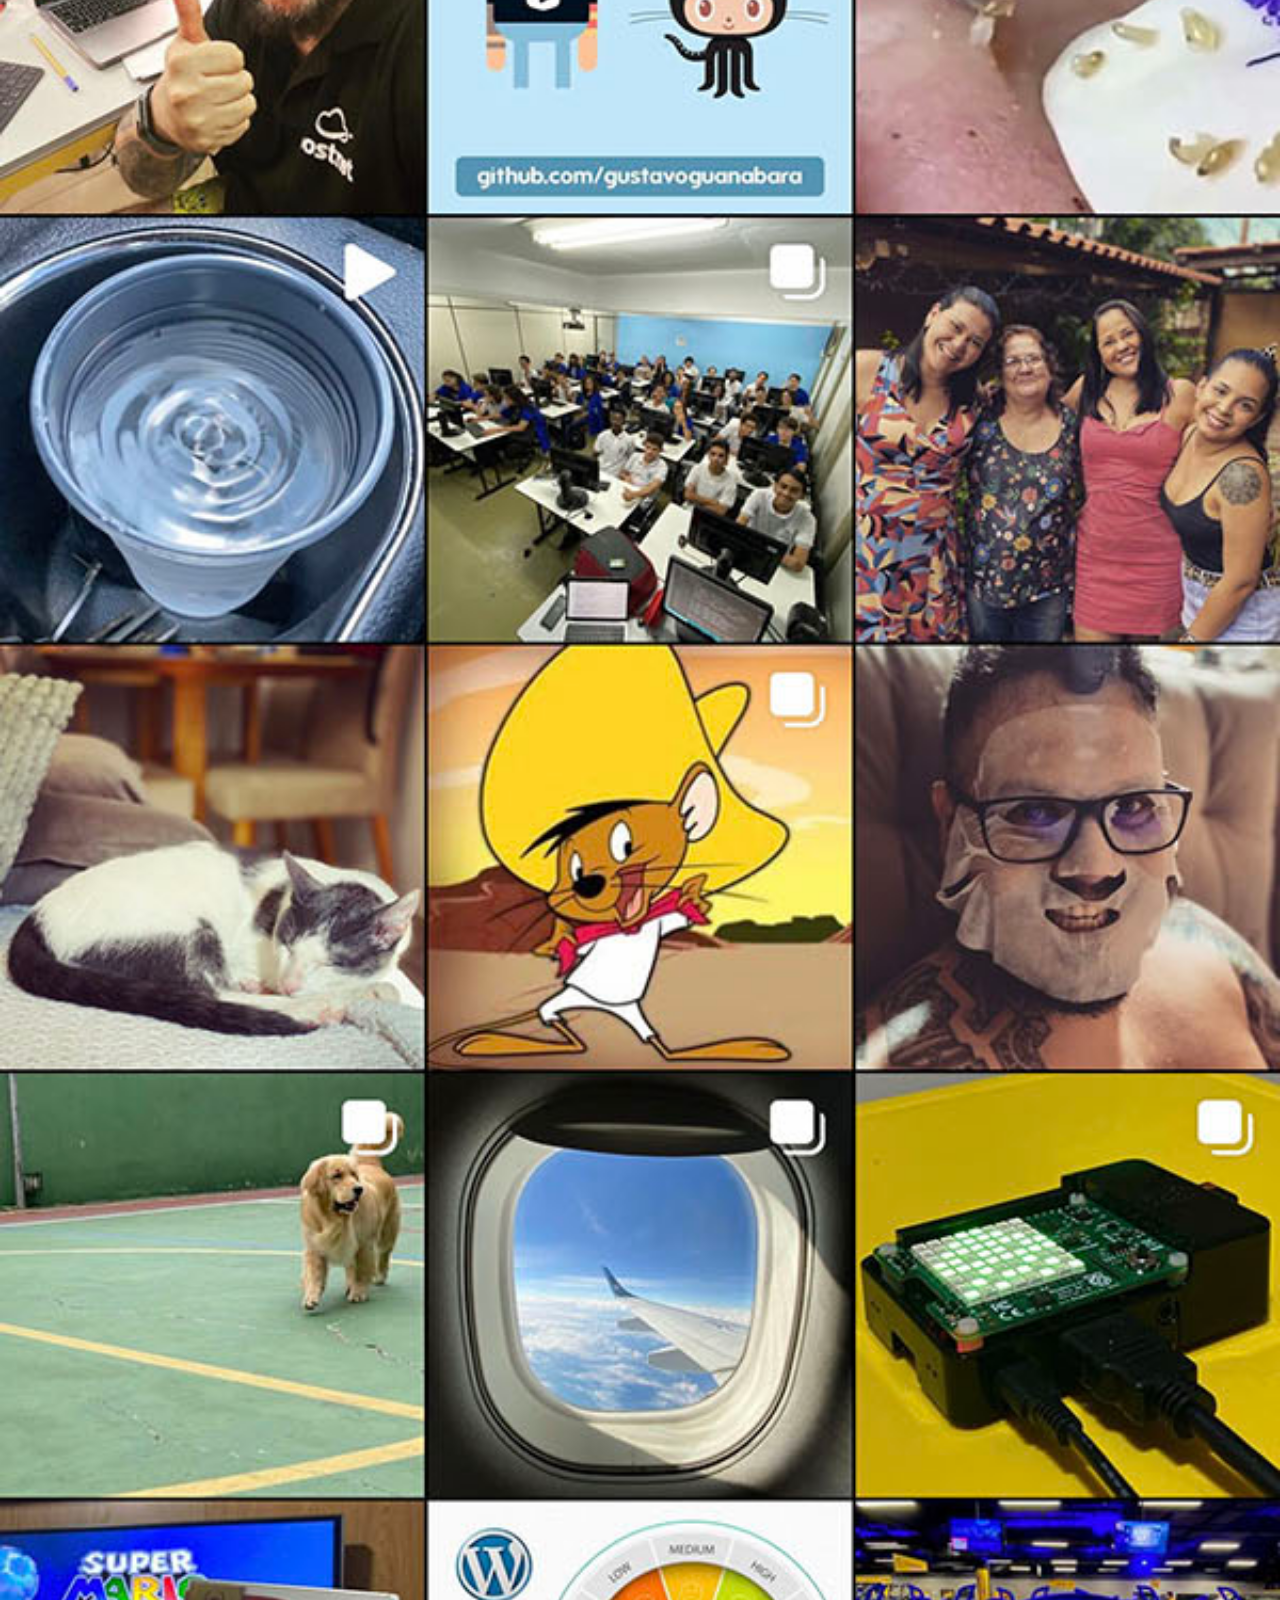
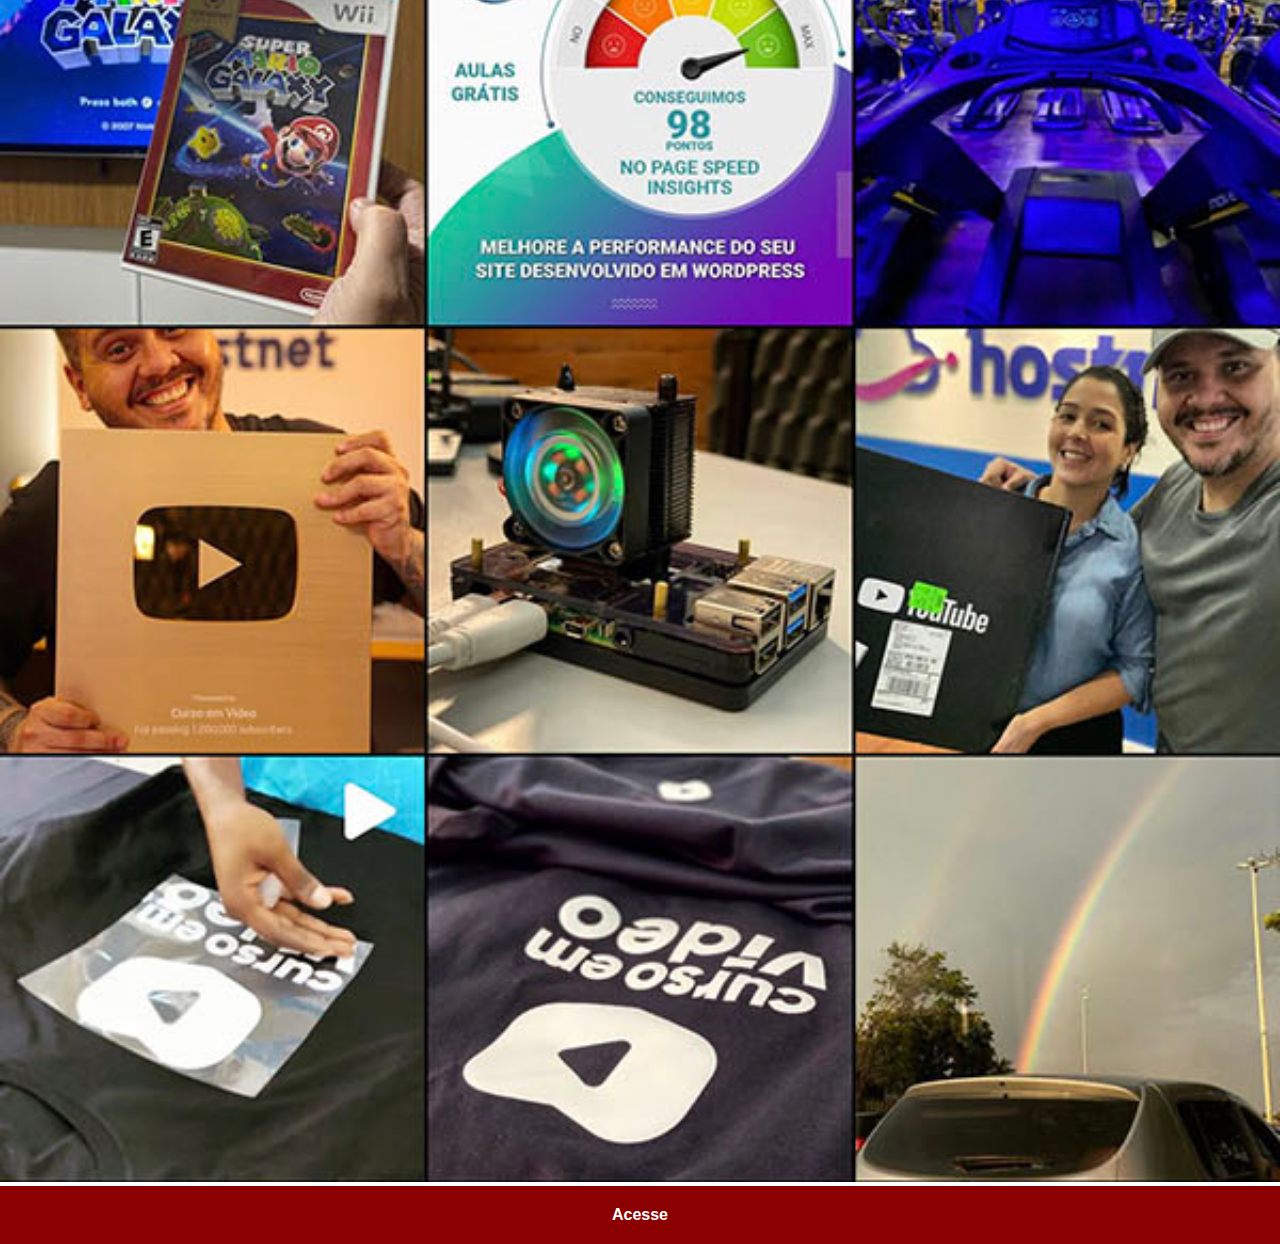
<file: instagram.html>
<!DOCTYPE html>
<html lang="pt-br">
<head>
    <meta charset="UTF-8">
    <meta name="viewport" content="width=device-width, initial-scale=1.0">
    <title>Instagram</title>
    <link rel="stylesheet" href="social.css">
</head>
<body>
    <img src="projeto Redes sociais/imagens/tela-instagram.jpg" alt="Instagram">
    <a href="https://www.instagram.com/gustavoguanabara/?hl=en" target="_blank">Acesse</a>
    
</body>
</html>
</file>
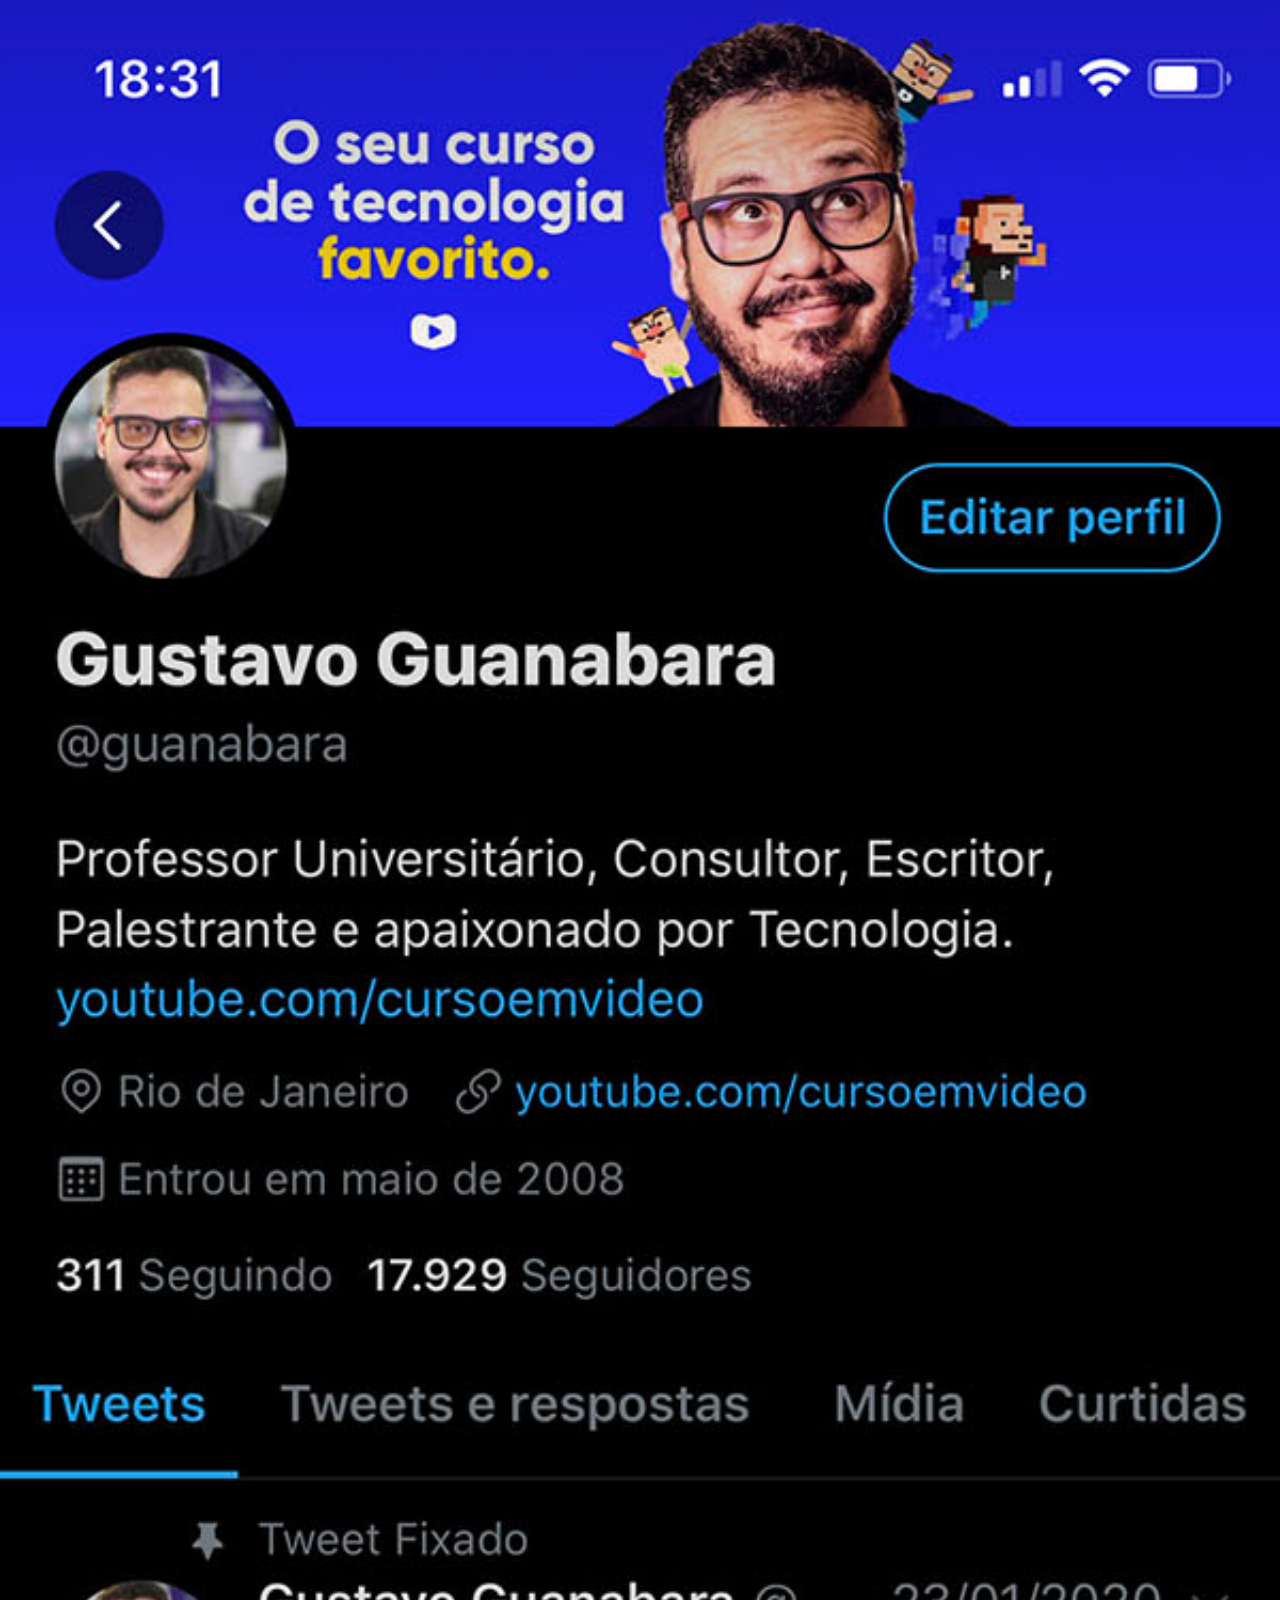
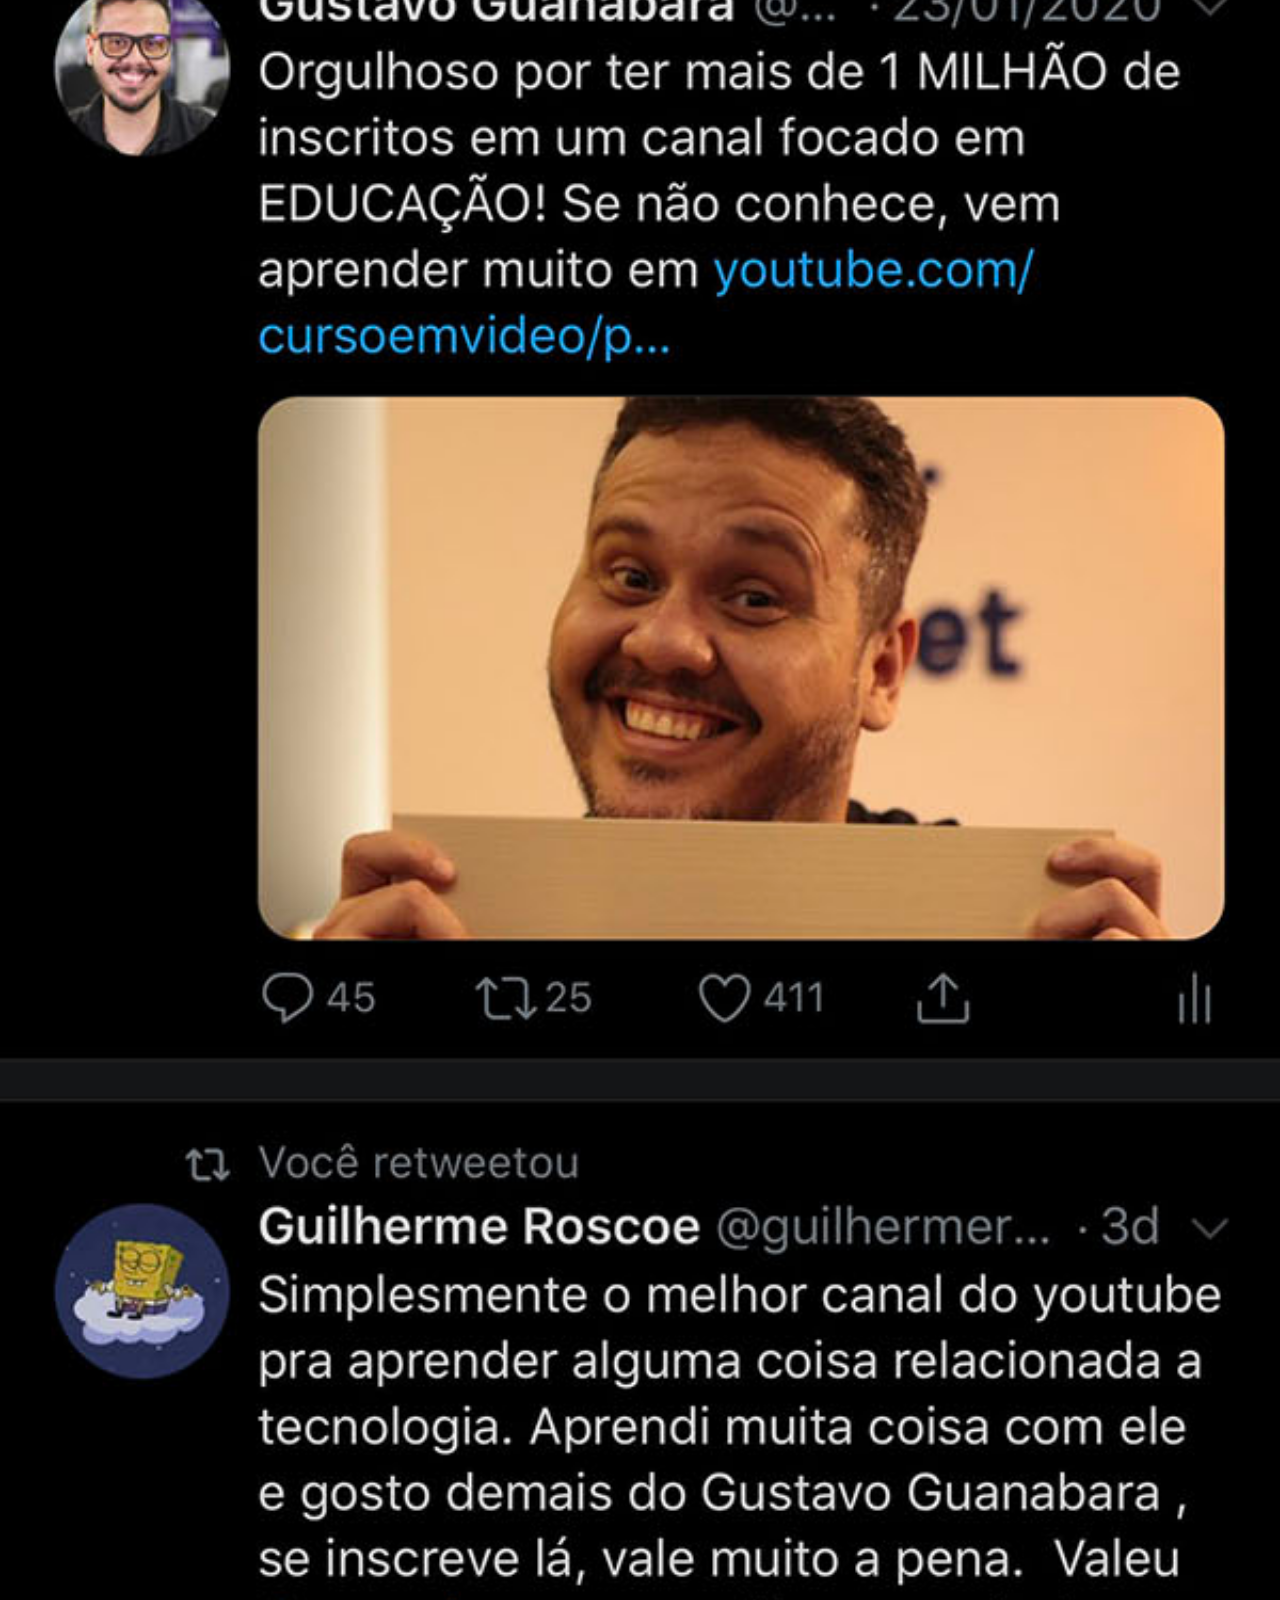
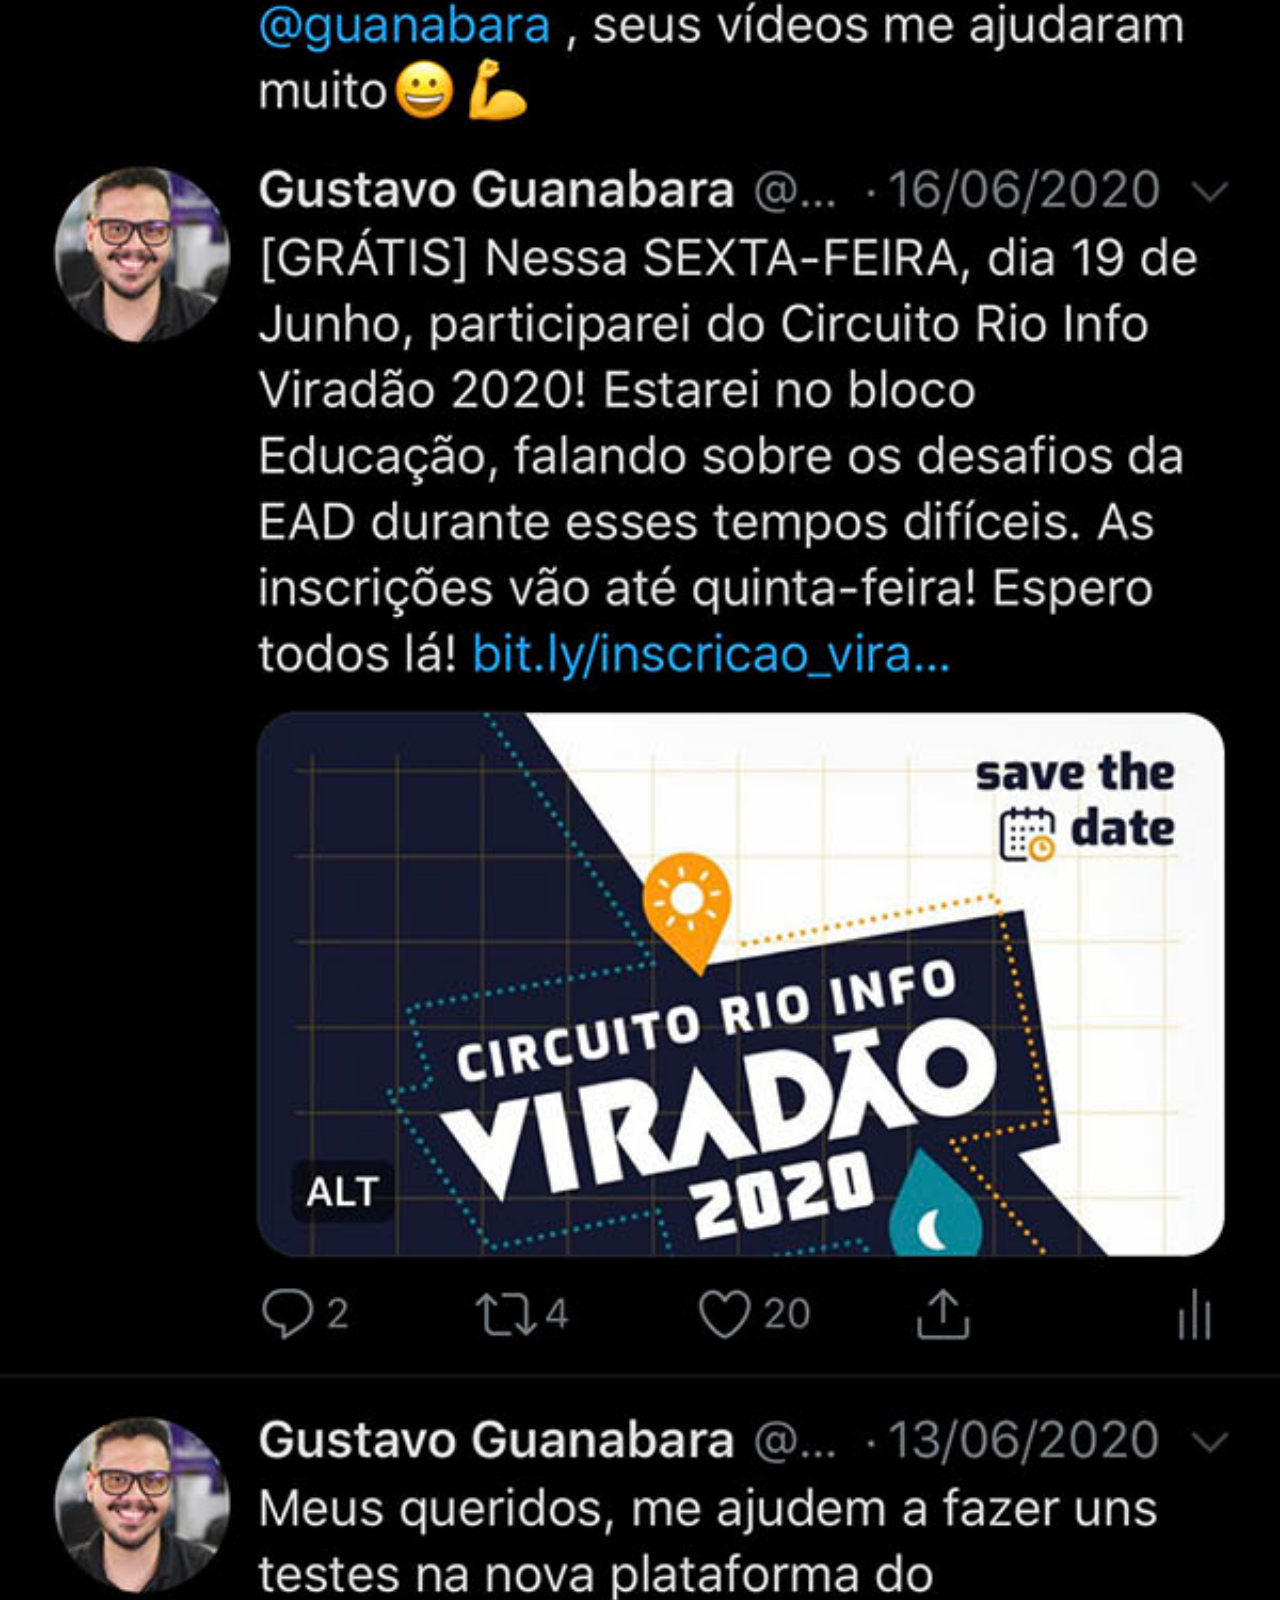
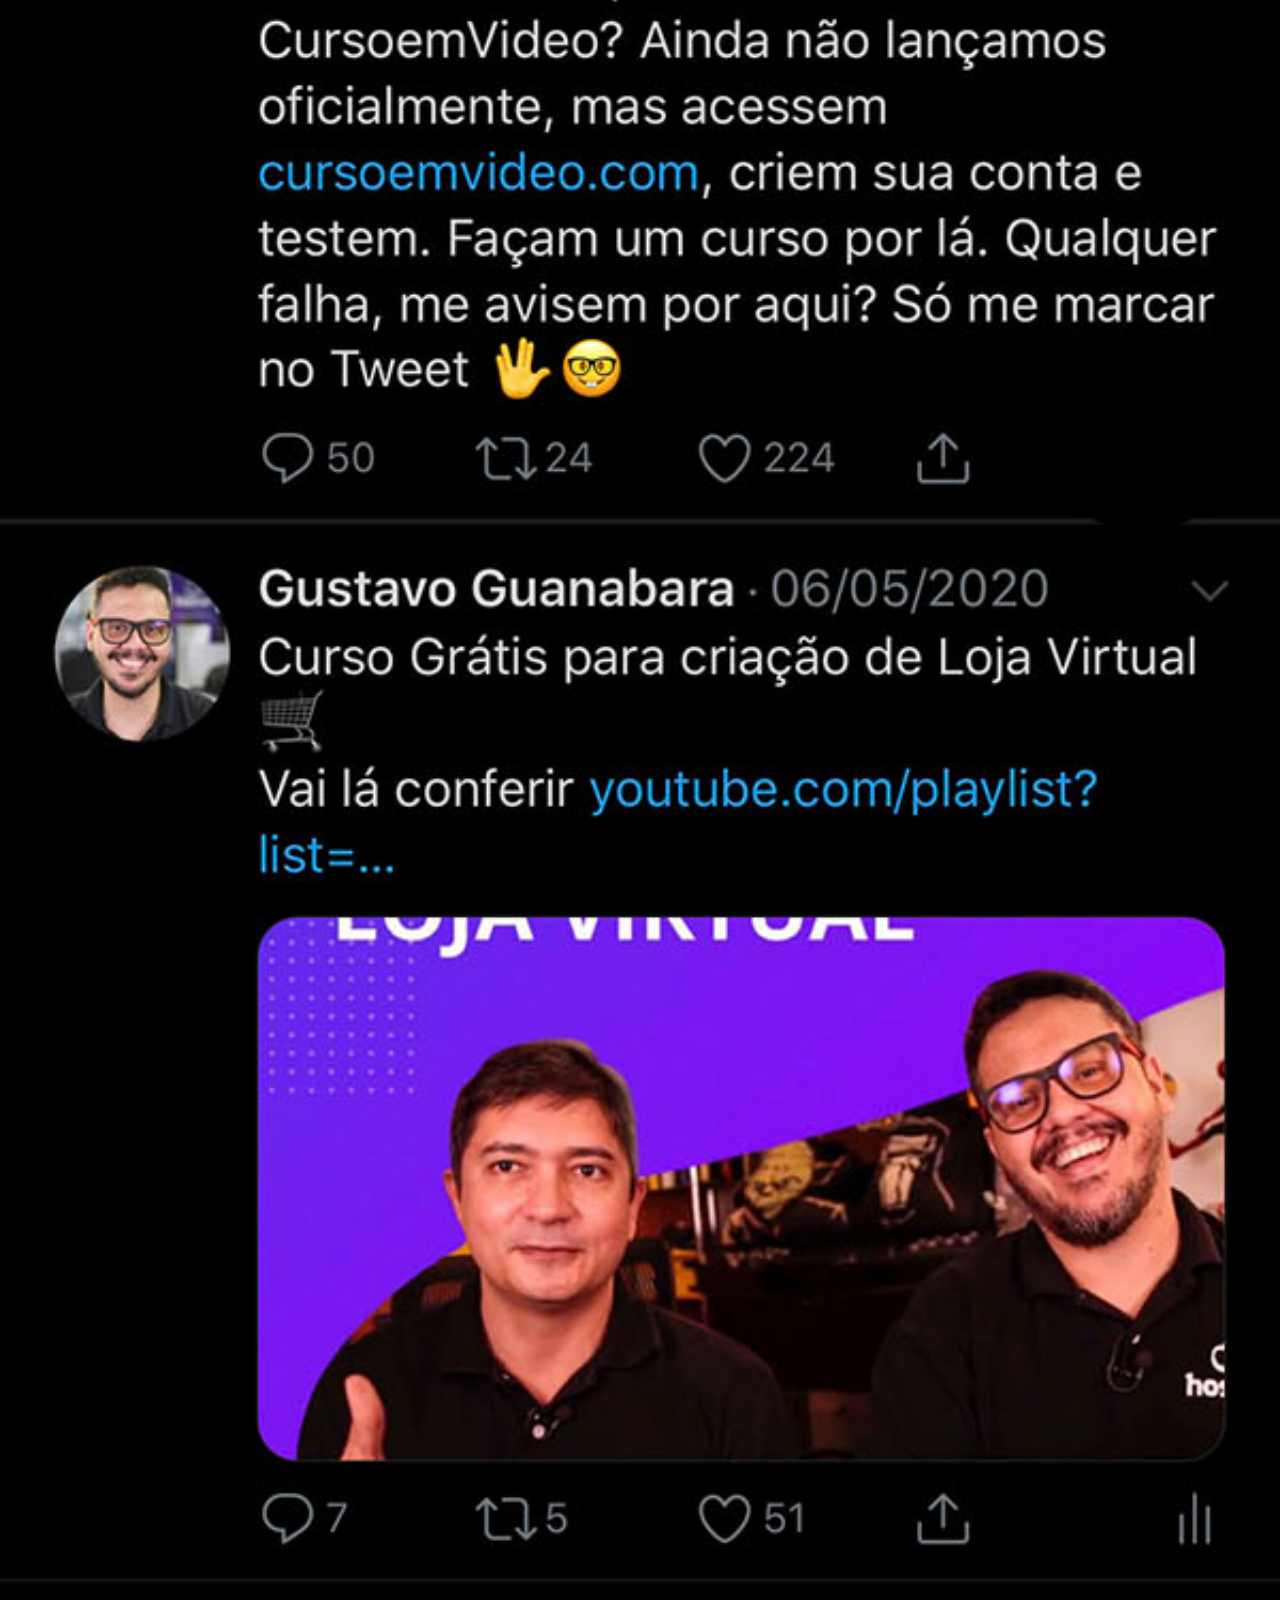
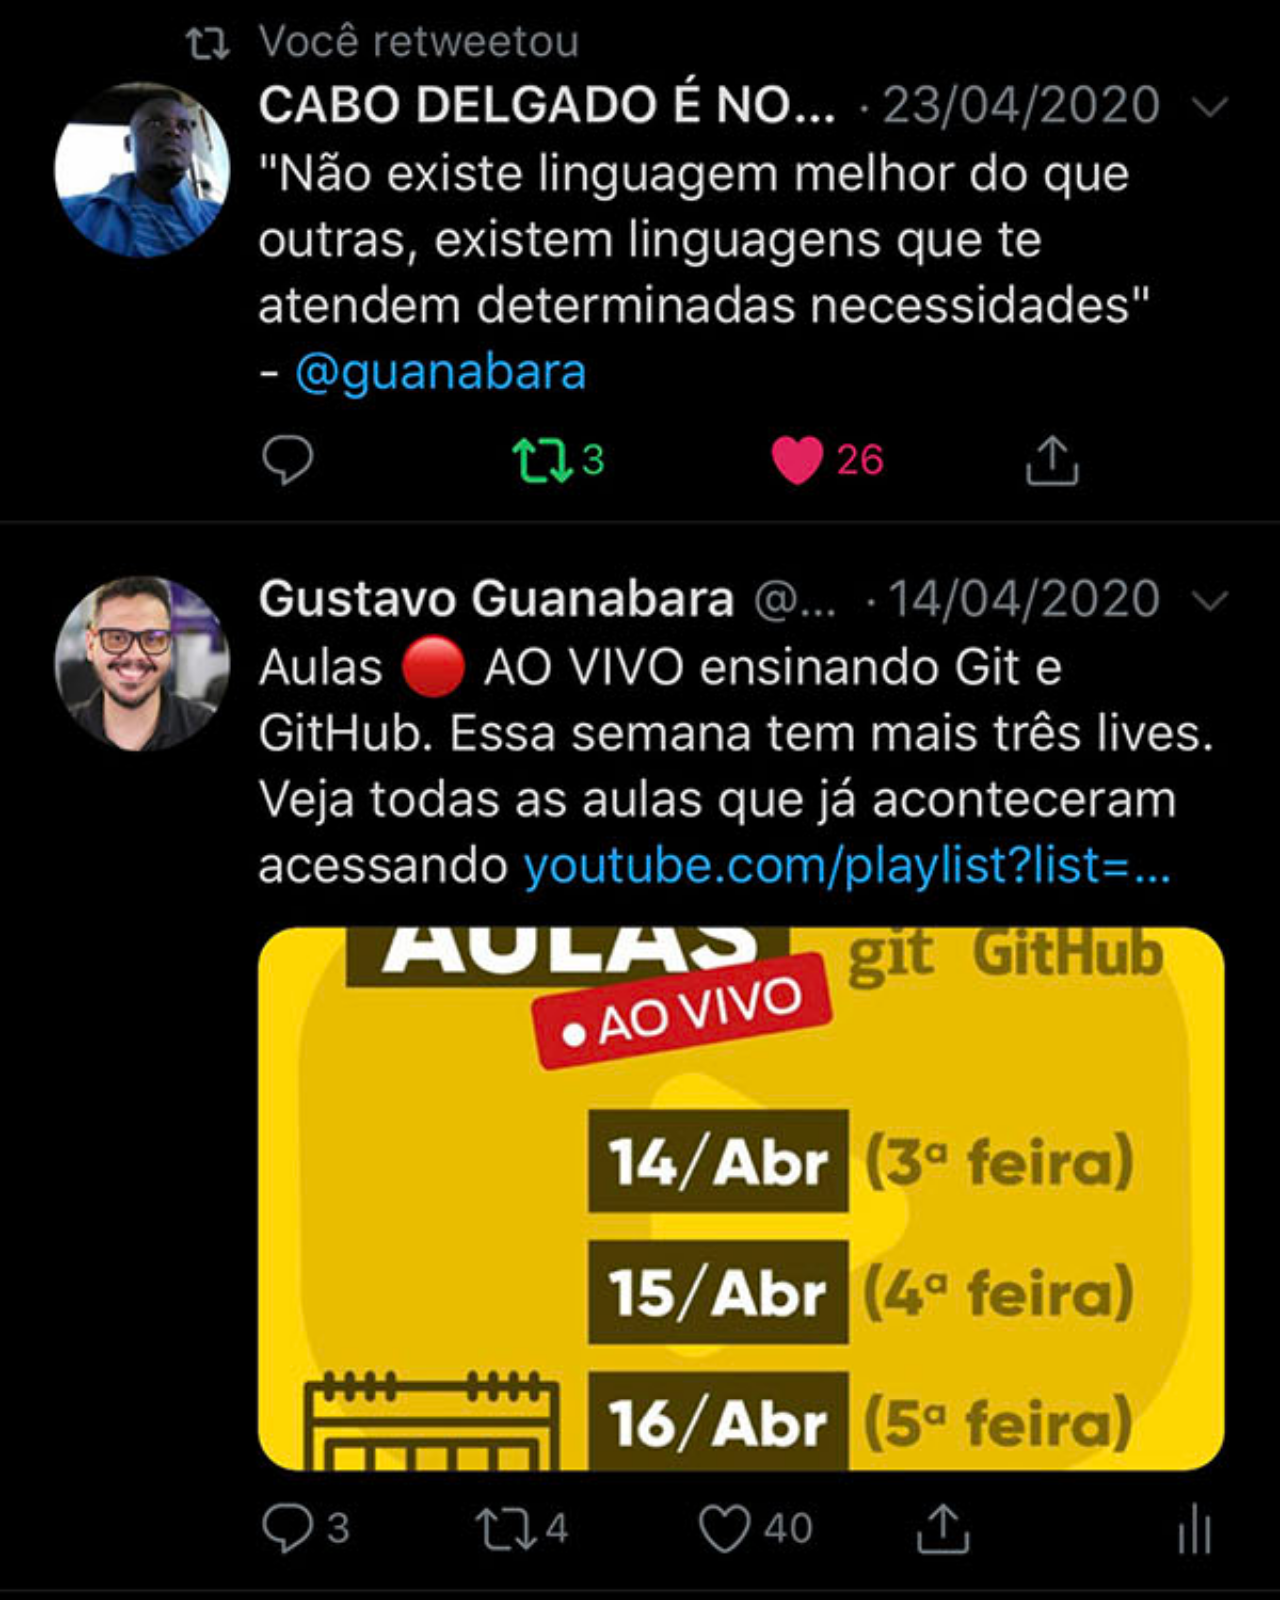
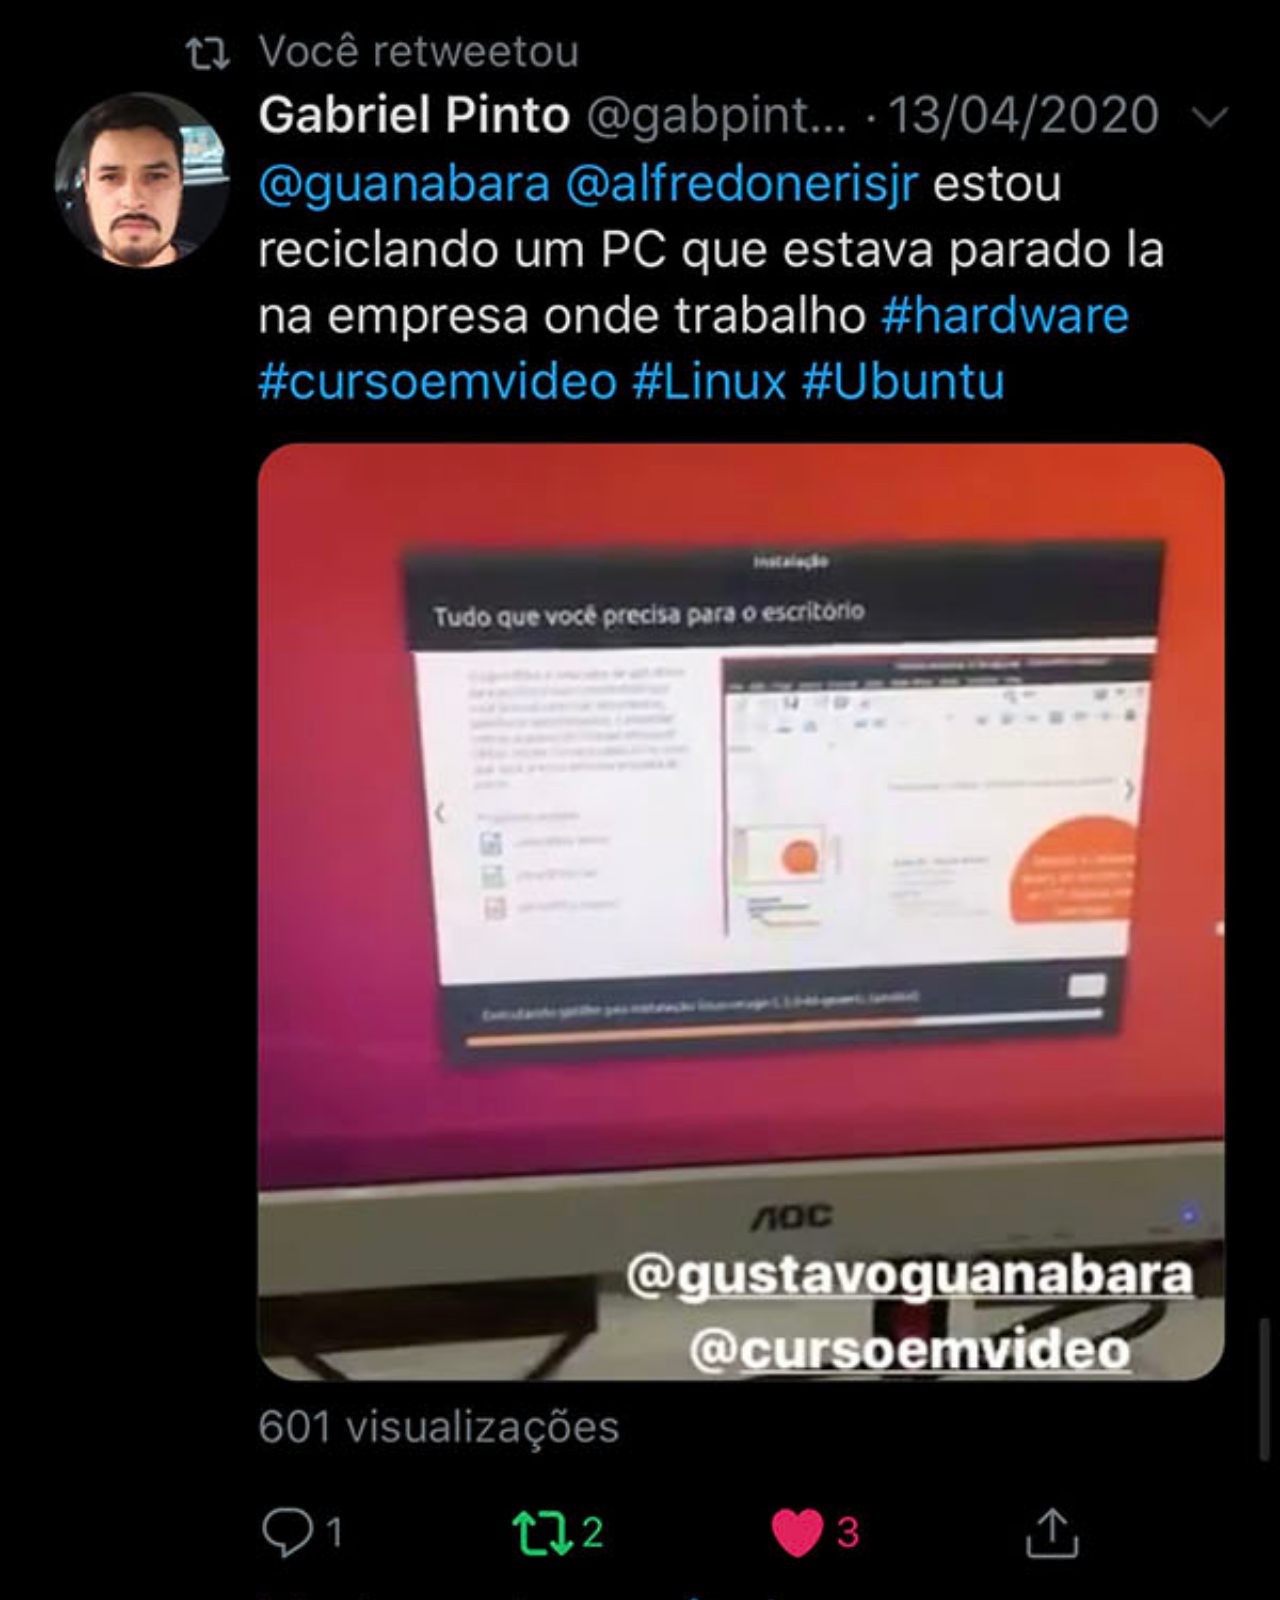
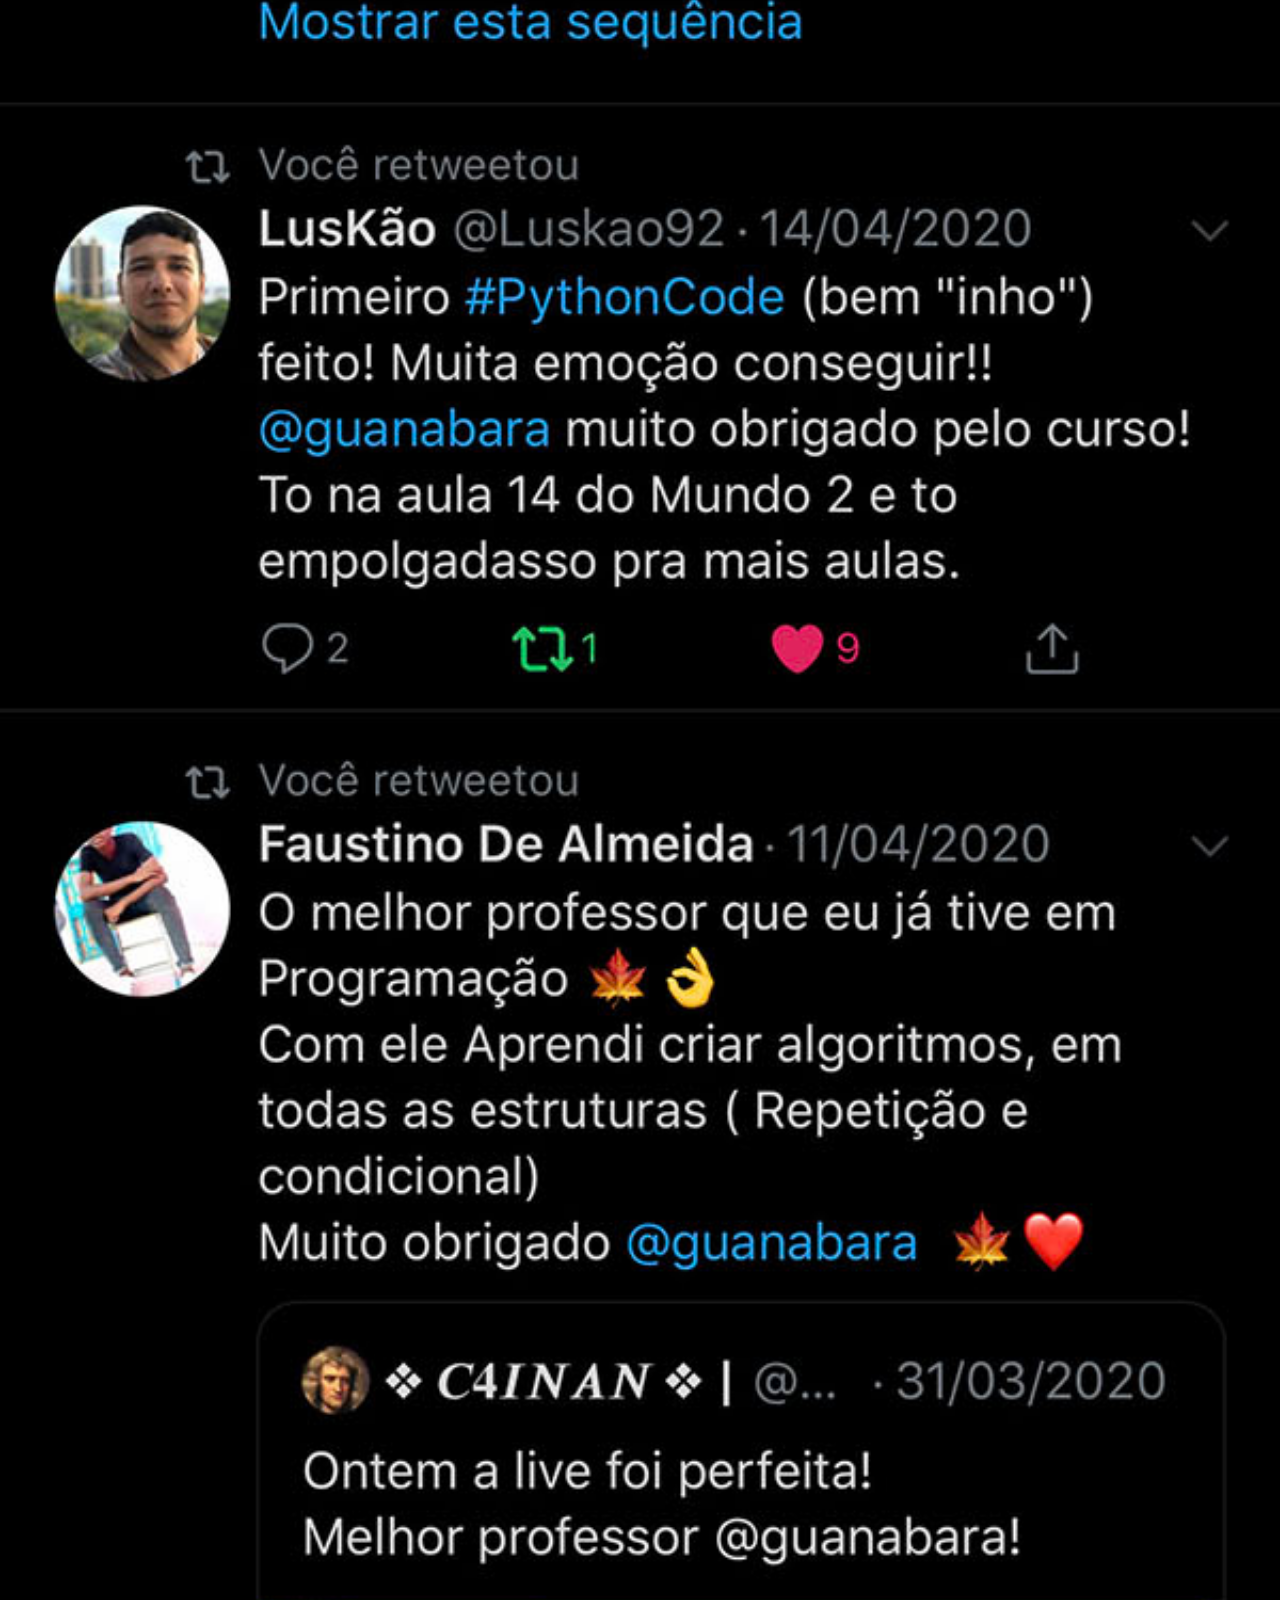
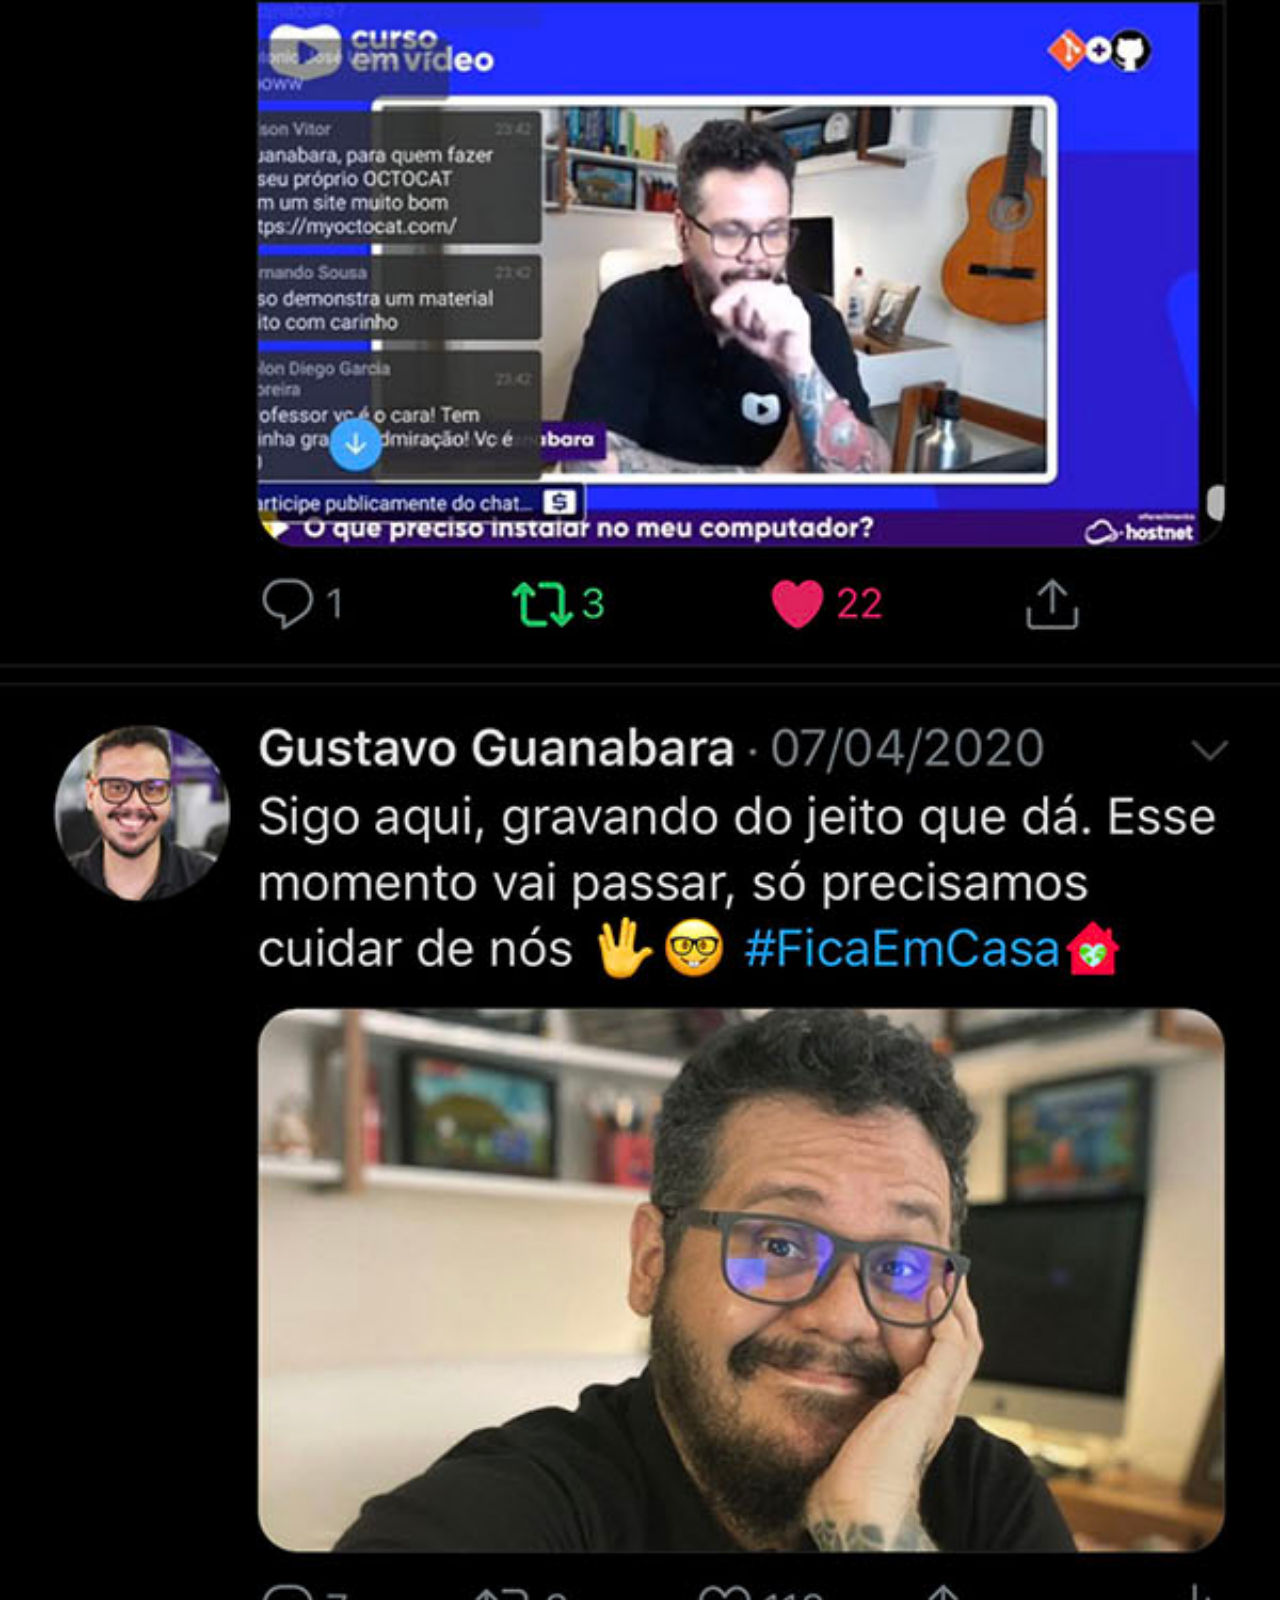
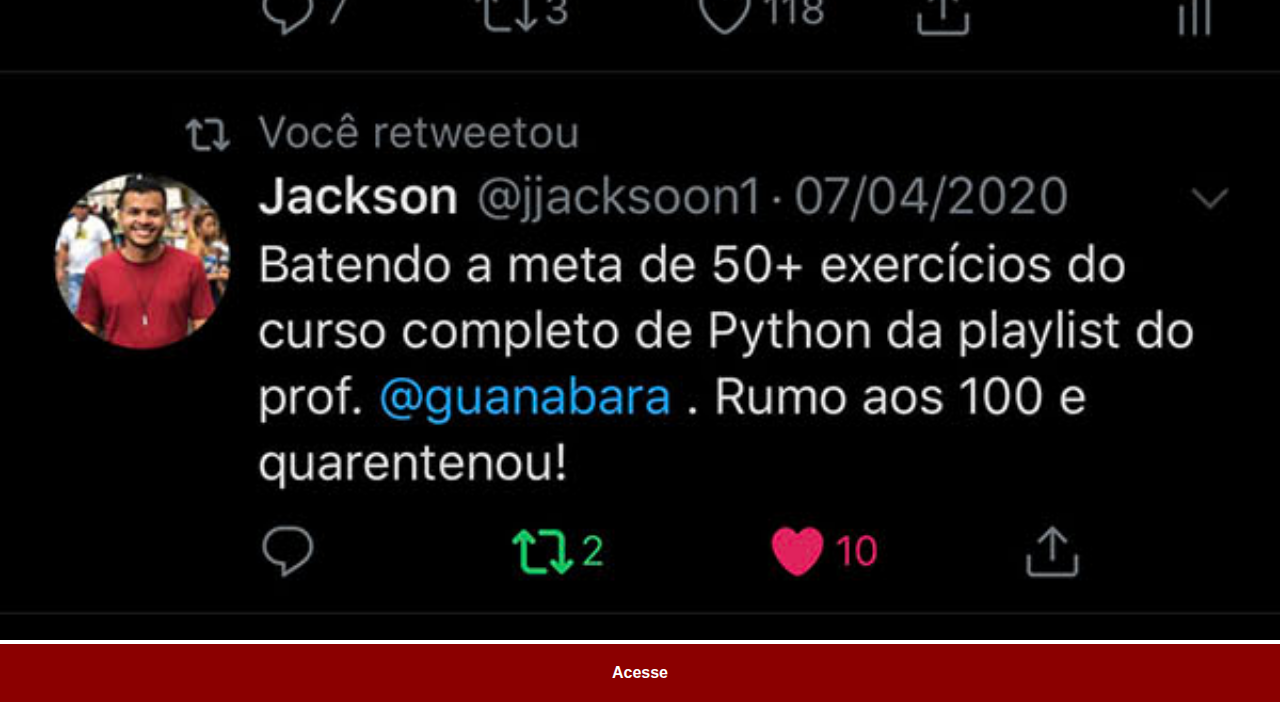
<file: twiter.html>
<!DOCTYPE html>
<html lang="pt-br">
<head>
    <meta charset="UTF-8">
    <meta name="viewport" content="width=device-width, initial-scale=1.0">
    <title>Twiter</title>
    <link rel="stylesheet" href="social.css">
</head>
<body>
    <img src="projeto Redes sociais/imagens/tela-twitter.jpg" alt="Twiter">
    <a href="https://x.com/guanabara?lang=en" target="_blank">Acesse</a>
    
</body>
</html>
</file>
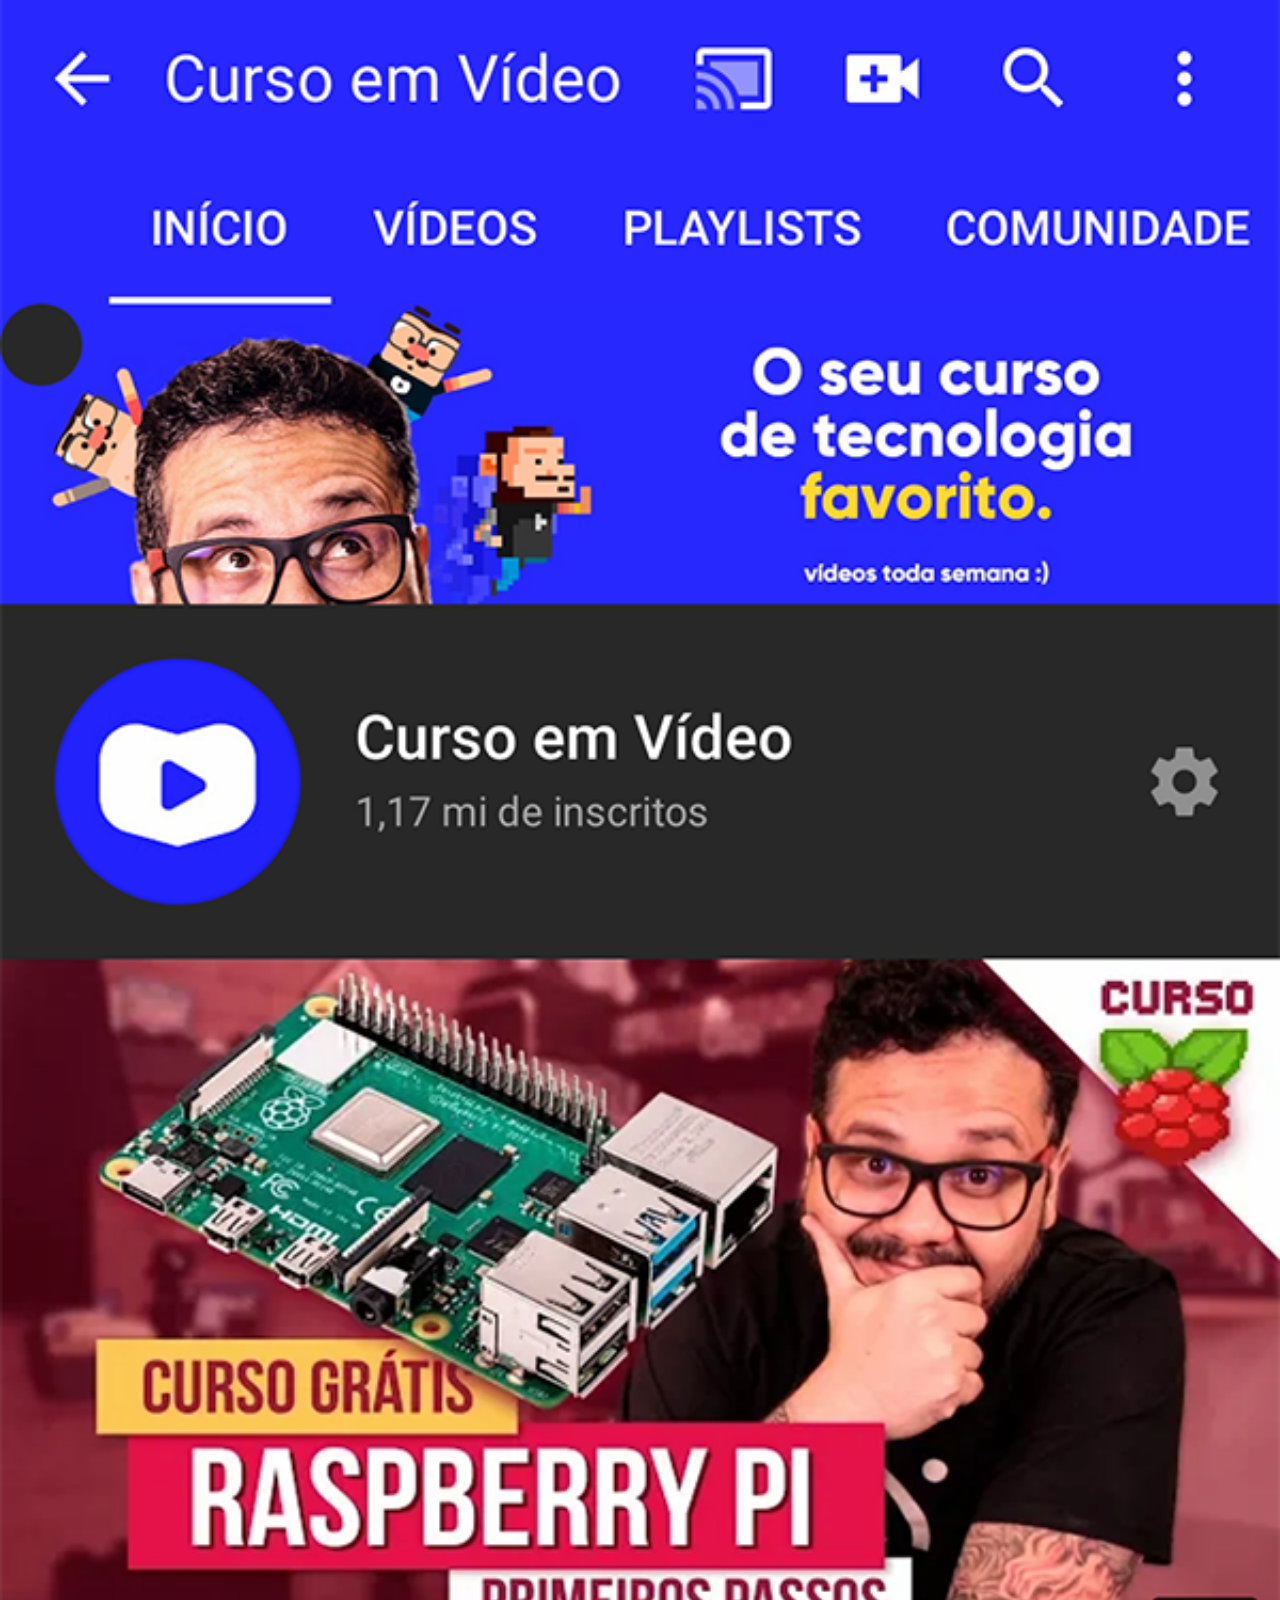
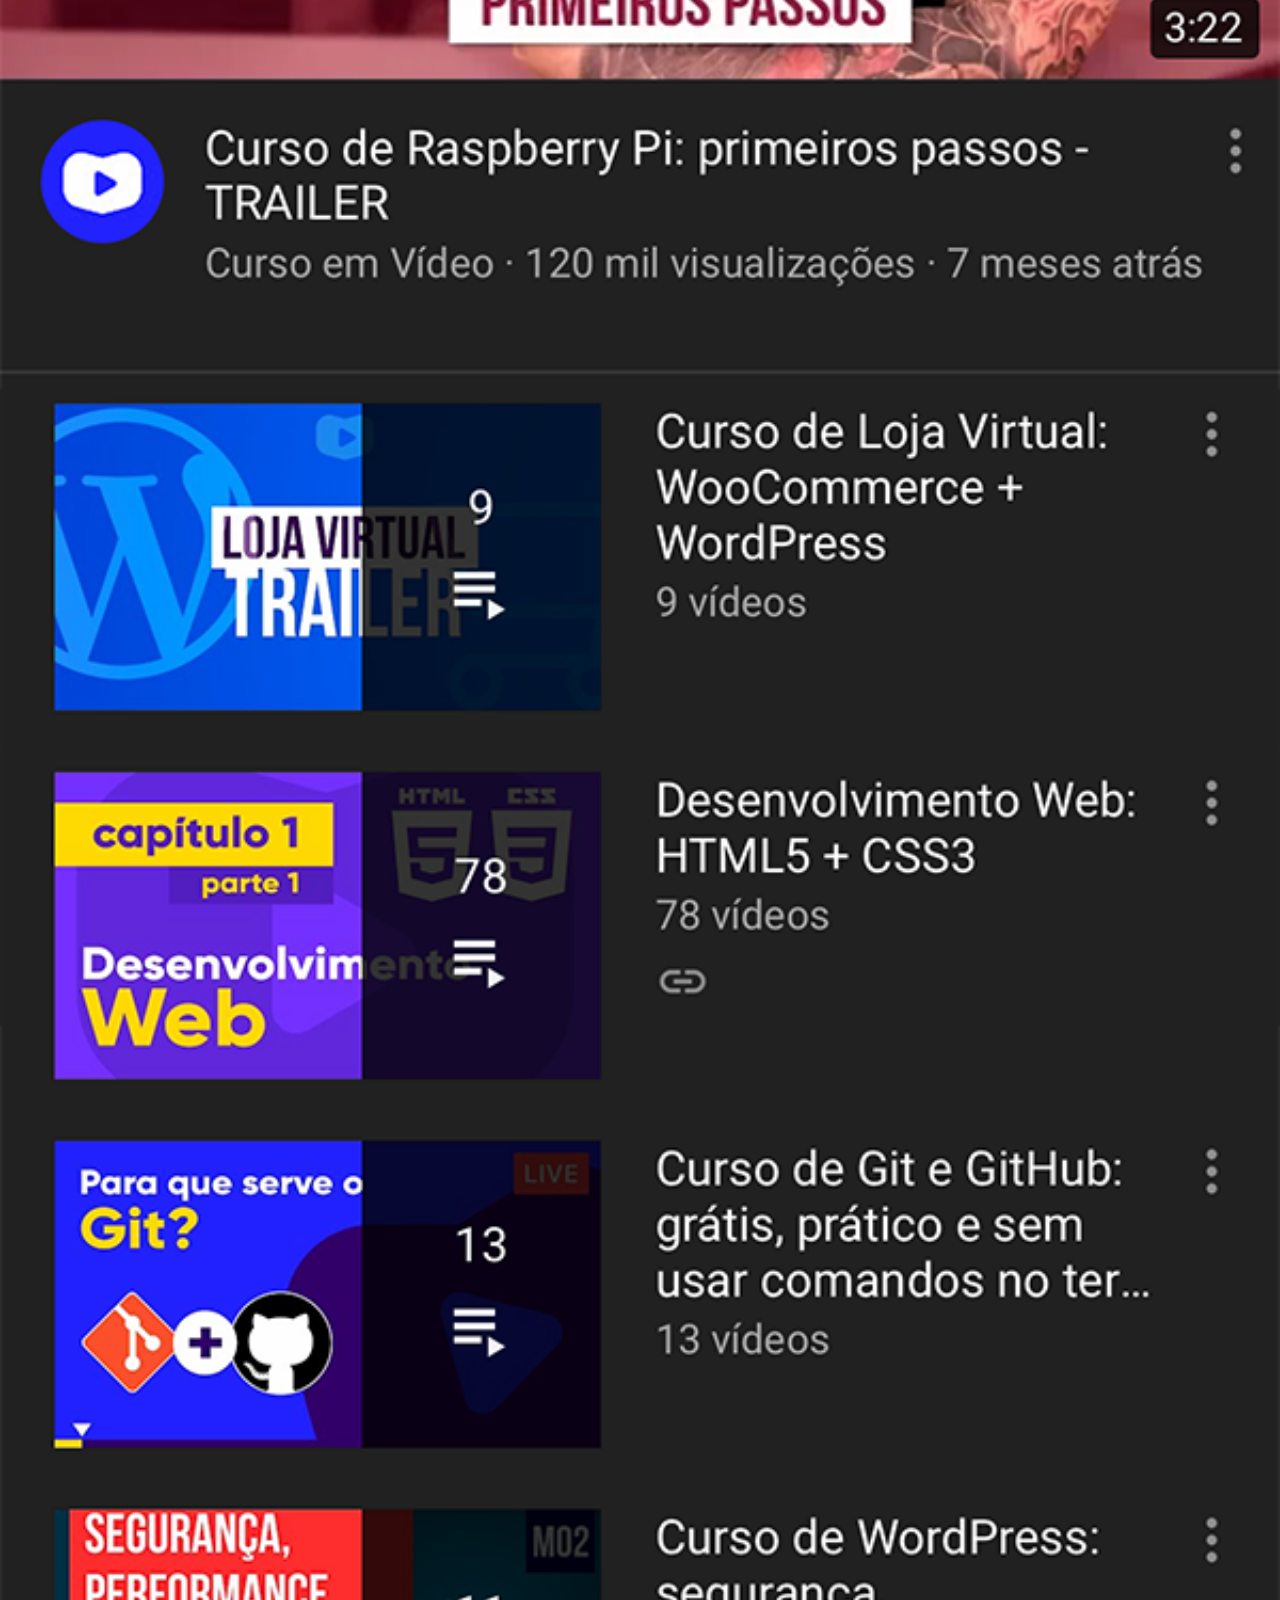
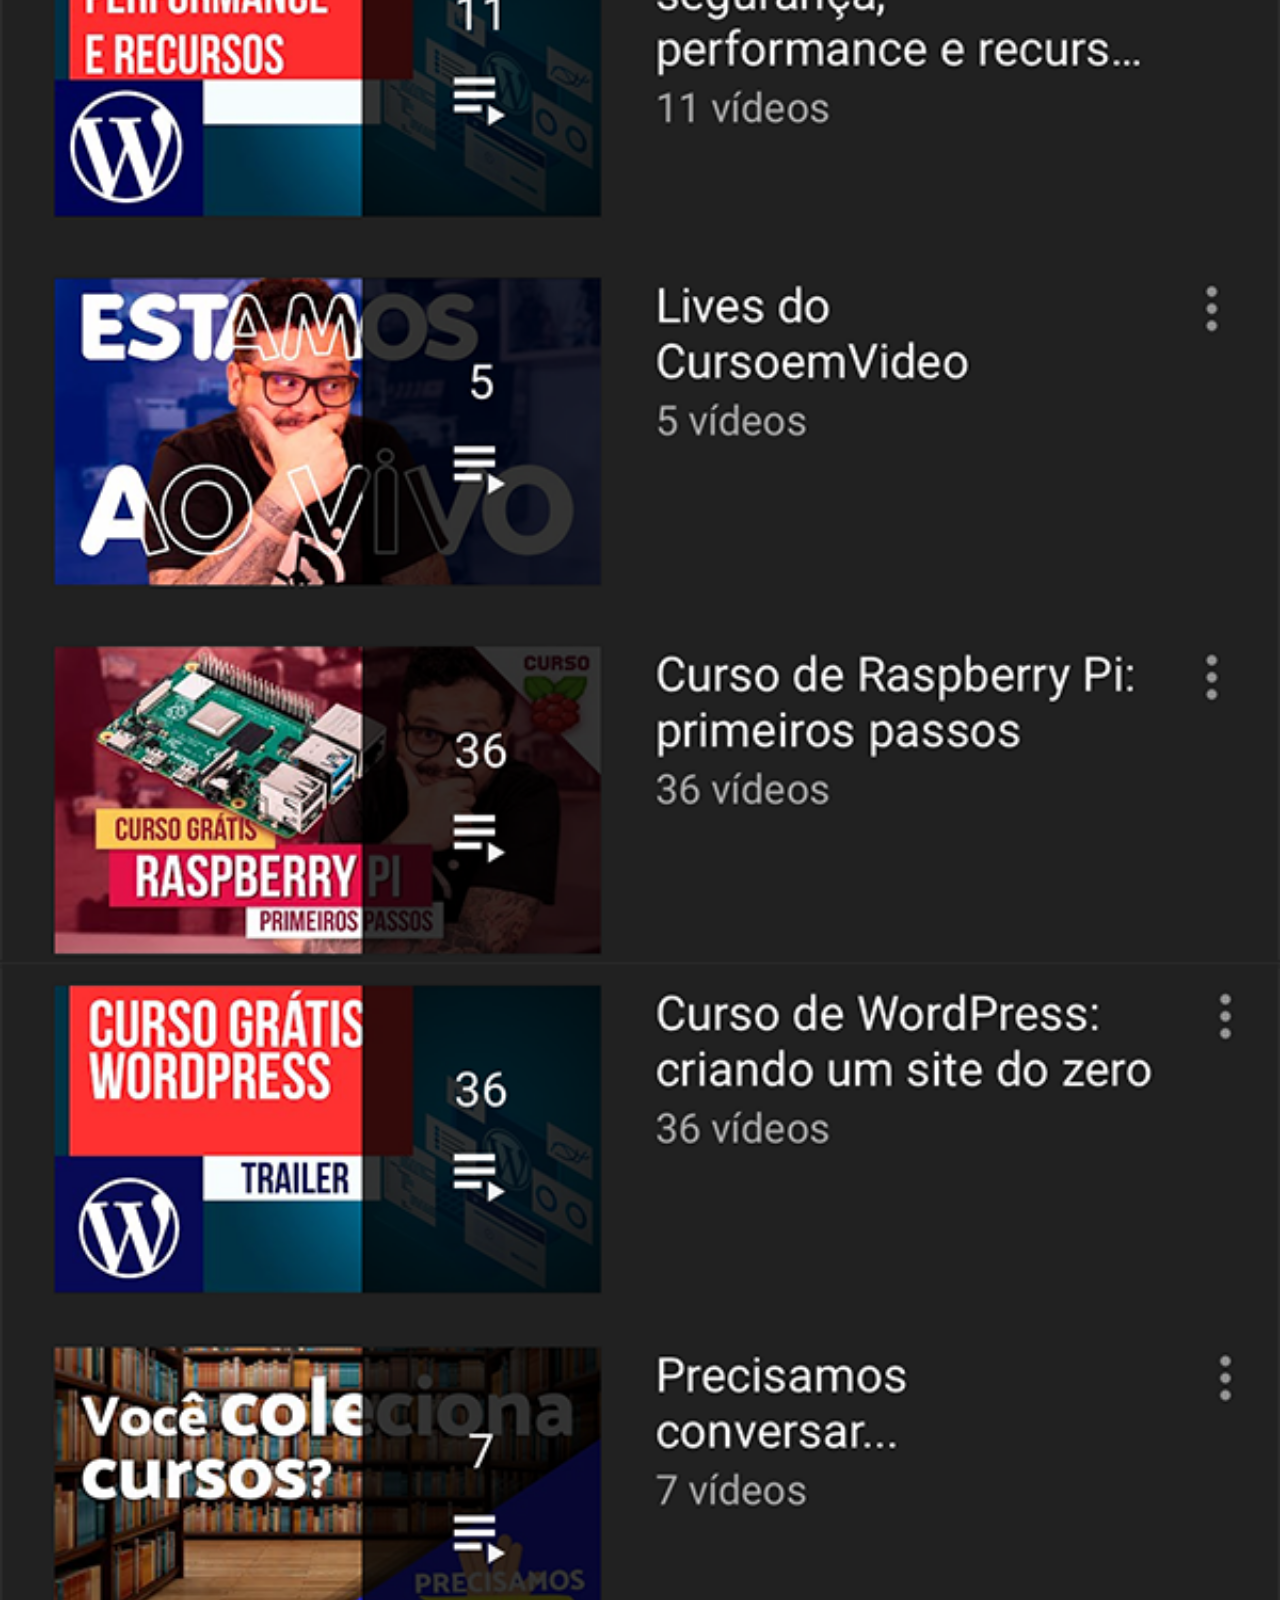
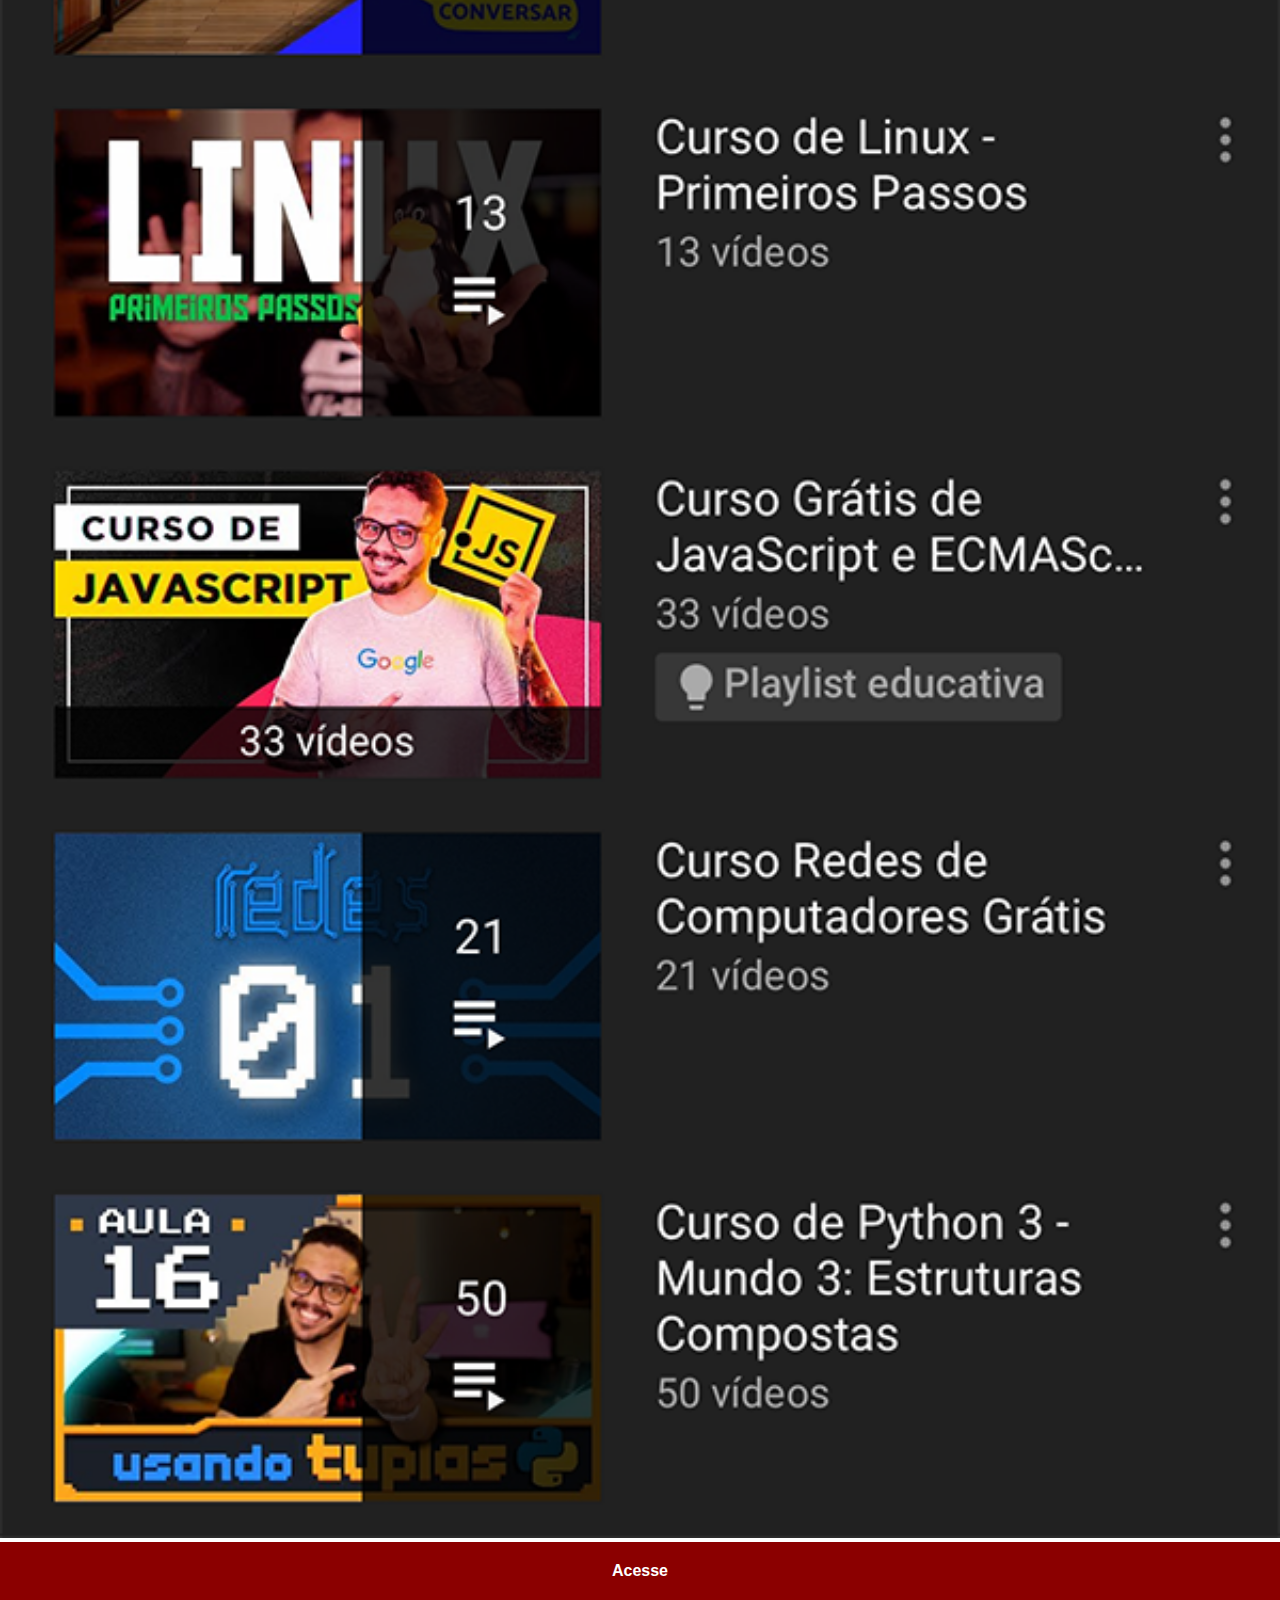
<file: youtube.html>
<!DOCTYPE html>
<html lang="pt-br">
<head>
    <meta charset="UTF-8">
    <meta name="viewport" content="width=device-width, initial-scale=1.0">
    <title>YouTube</title>
    <link rel="stylesheet" href="social.css">
</head>
<body>
    <img src="projeto Redes sociais/imagens/tela-youtube.png" alt="YouTube">
    <a href="https://www.youtube.com/cursoemvideo" target="_blank">Acesse</a>
    
</body>
</html>
</file>
<file: projeto Redes sociais/estilo/style.css>
@charset "UTF-8";

* {
    margin: opx;
    padding: 0px;
    font-family: Arial, Helvetica, sans-serif;
}
 html, body {
    height: 100vh;
    width: 100vw;
    background-color: black;}

body {
    background: url('../imagens/fundo-madeira.jpg') no-repeat top center;
    background-size: cover;
    background-attachment: fixed;
}    

main {
    position: relative;
    height: 100vh;
   }
section#telefone{
    position: absolute;
    top: 50%;
    left: 50%;
    width: 311px;
    height: 627px;

    transform: translate(-50%,-50%);
    background: url('../imagens/frame-iphone.png') no-repeat;
}
iframe#tela {
    position: relative;
    top: 80px;
    left: 22px;
    width: 271px;
    height: 469px;
}
section#redes-sociais img{
    width: 50px;
    margin: 10px;
    border-radius: 50%;
    box-shadow: 2px 2px 5px rgba(0, 0, 0, 0.400);
    box-sizing: border-box;
}
section#redes-sociais {text-align: right;
    padding: 20px;
}
section#redes-sociais img:hover{
    border:2px solid rgba(255, 255, 255, 0.486);
    transform: translate(-3px,-3px);
    box-shadow: 5px 5px 10px rgba(0, 0, 0, 0.6);
    transition:transform .3s,border .7s;
}
</file>
<file: social.css>
@charset "UTF-8";
*{margin: 0px;
  padding: 0px;
  font-family: Arial, Helvetica, sans-serif;}

   img {
       width: 100vw;

   }
   ::-webkit-scrollbar {
       width: 0px;
       height: 0px;
   }
   a {
       display: block;
       background-color: darkred;
       color: white;
       padding: 20px;
       text-align: center;
       font-weight: bolder;
       text-decoration: none;
   }
   a:hover {
       background-color: red;
   }
</file>
